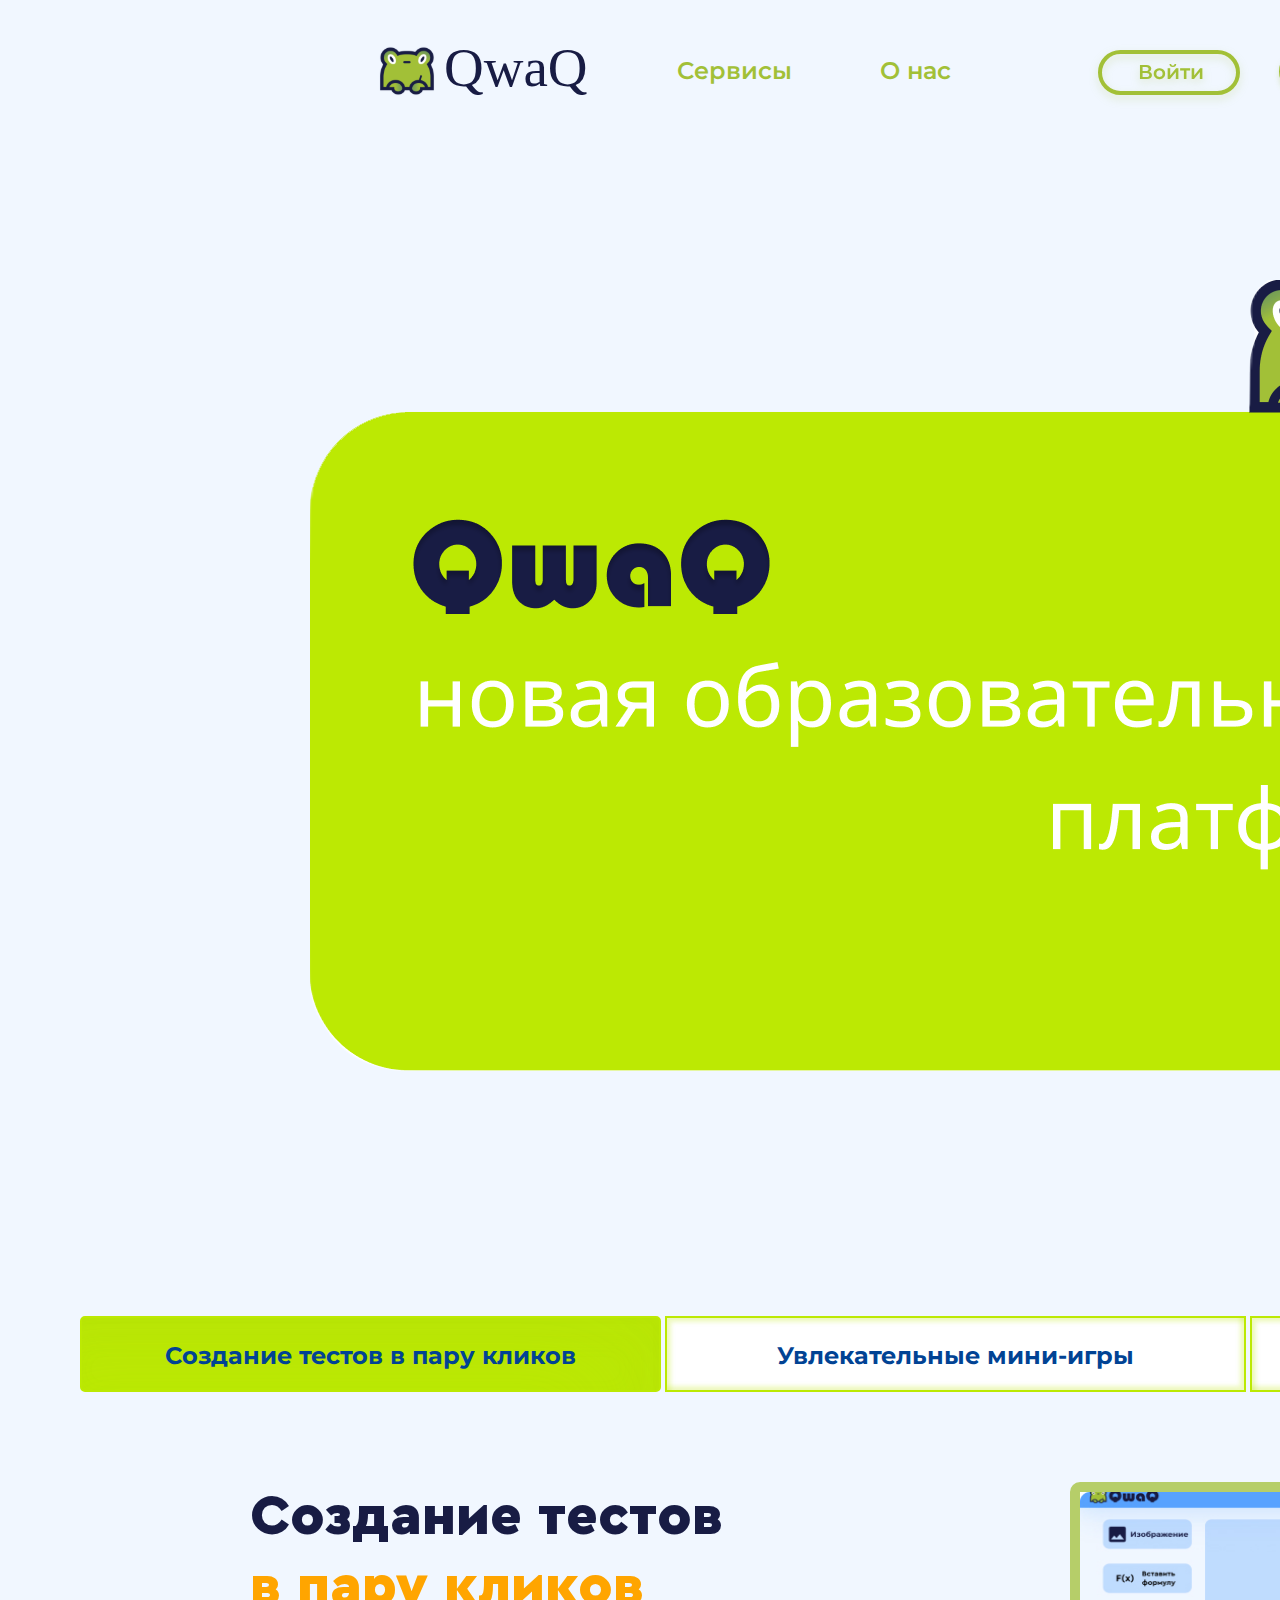
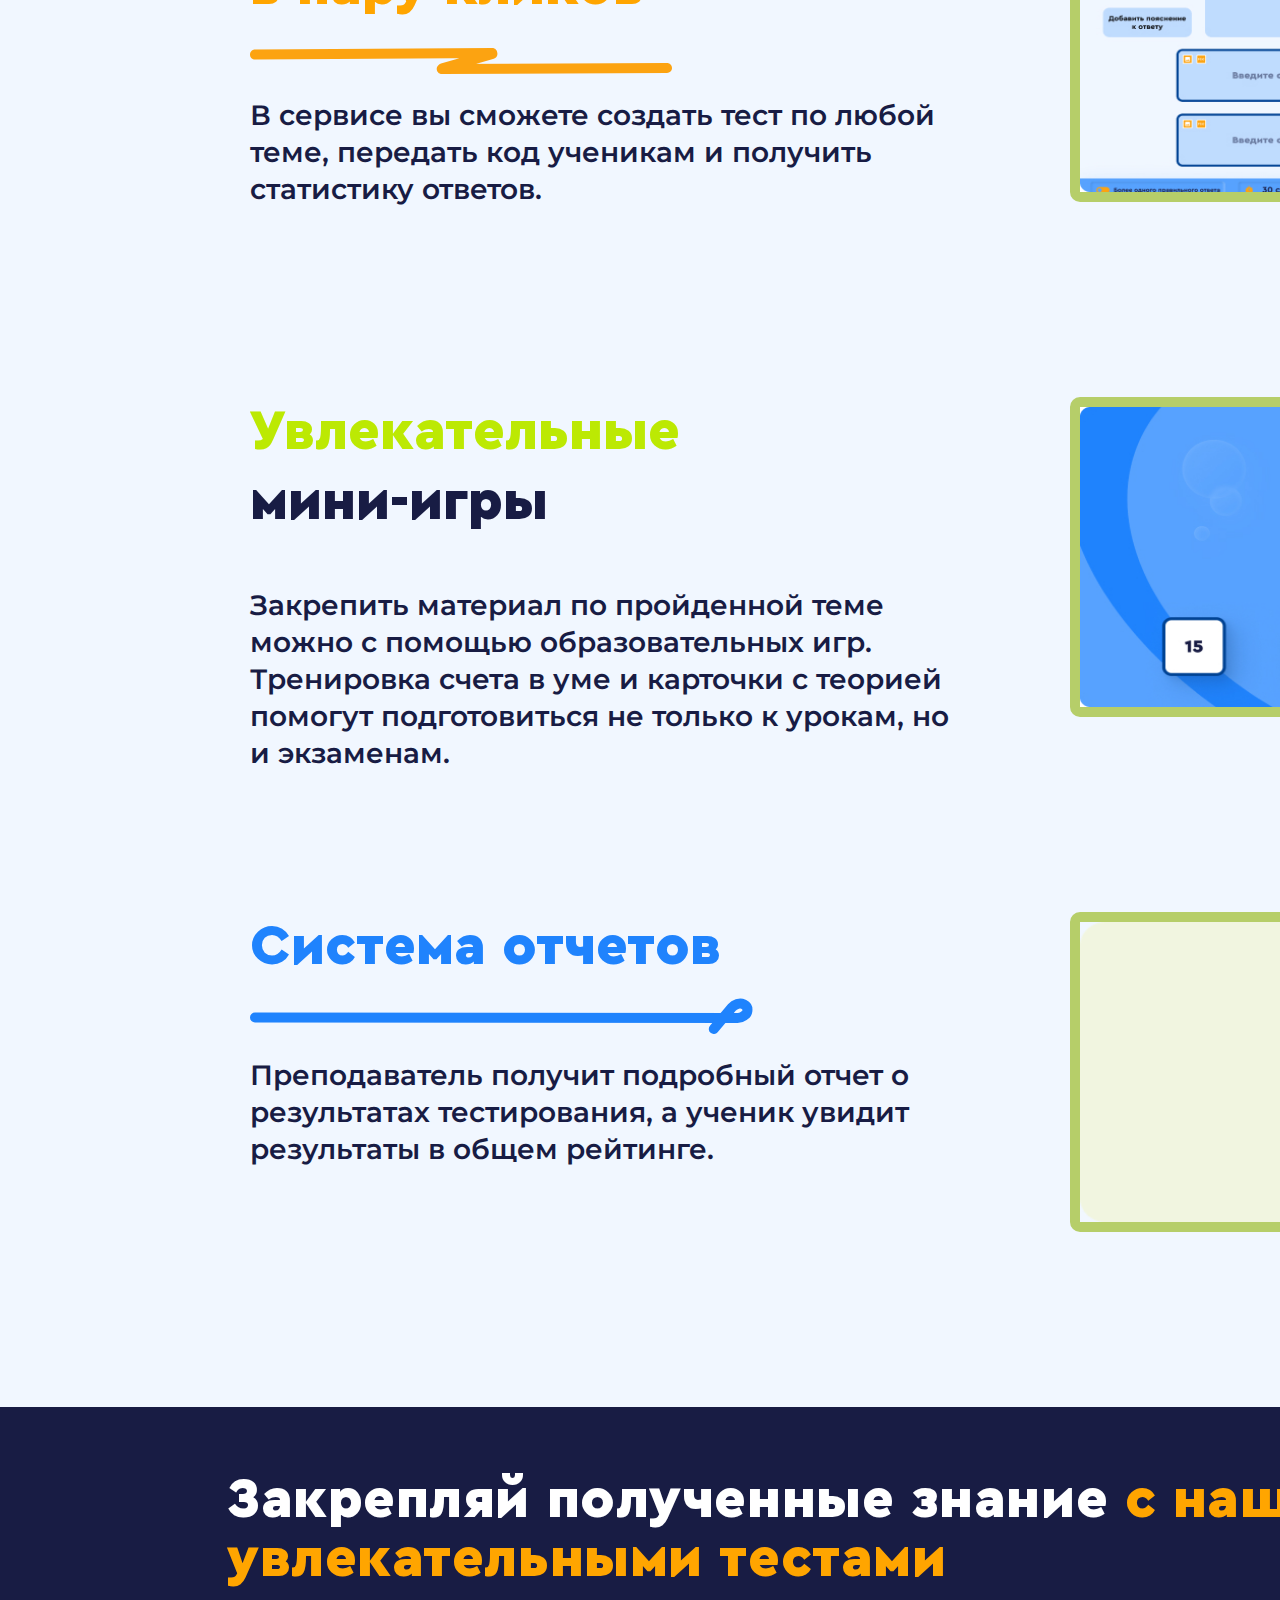
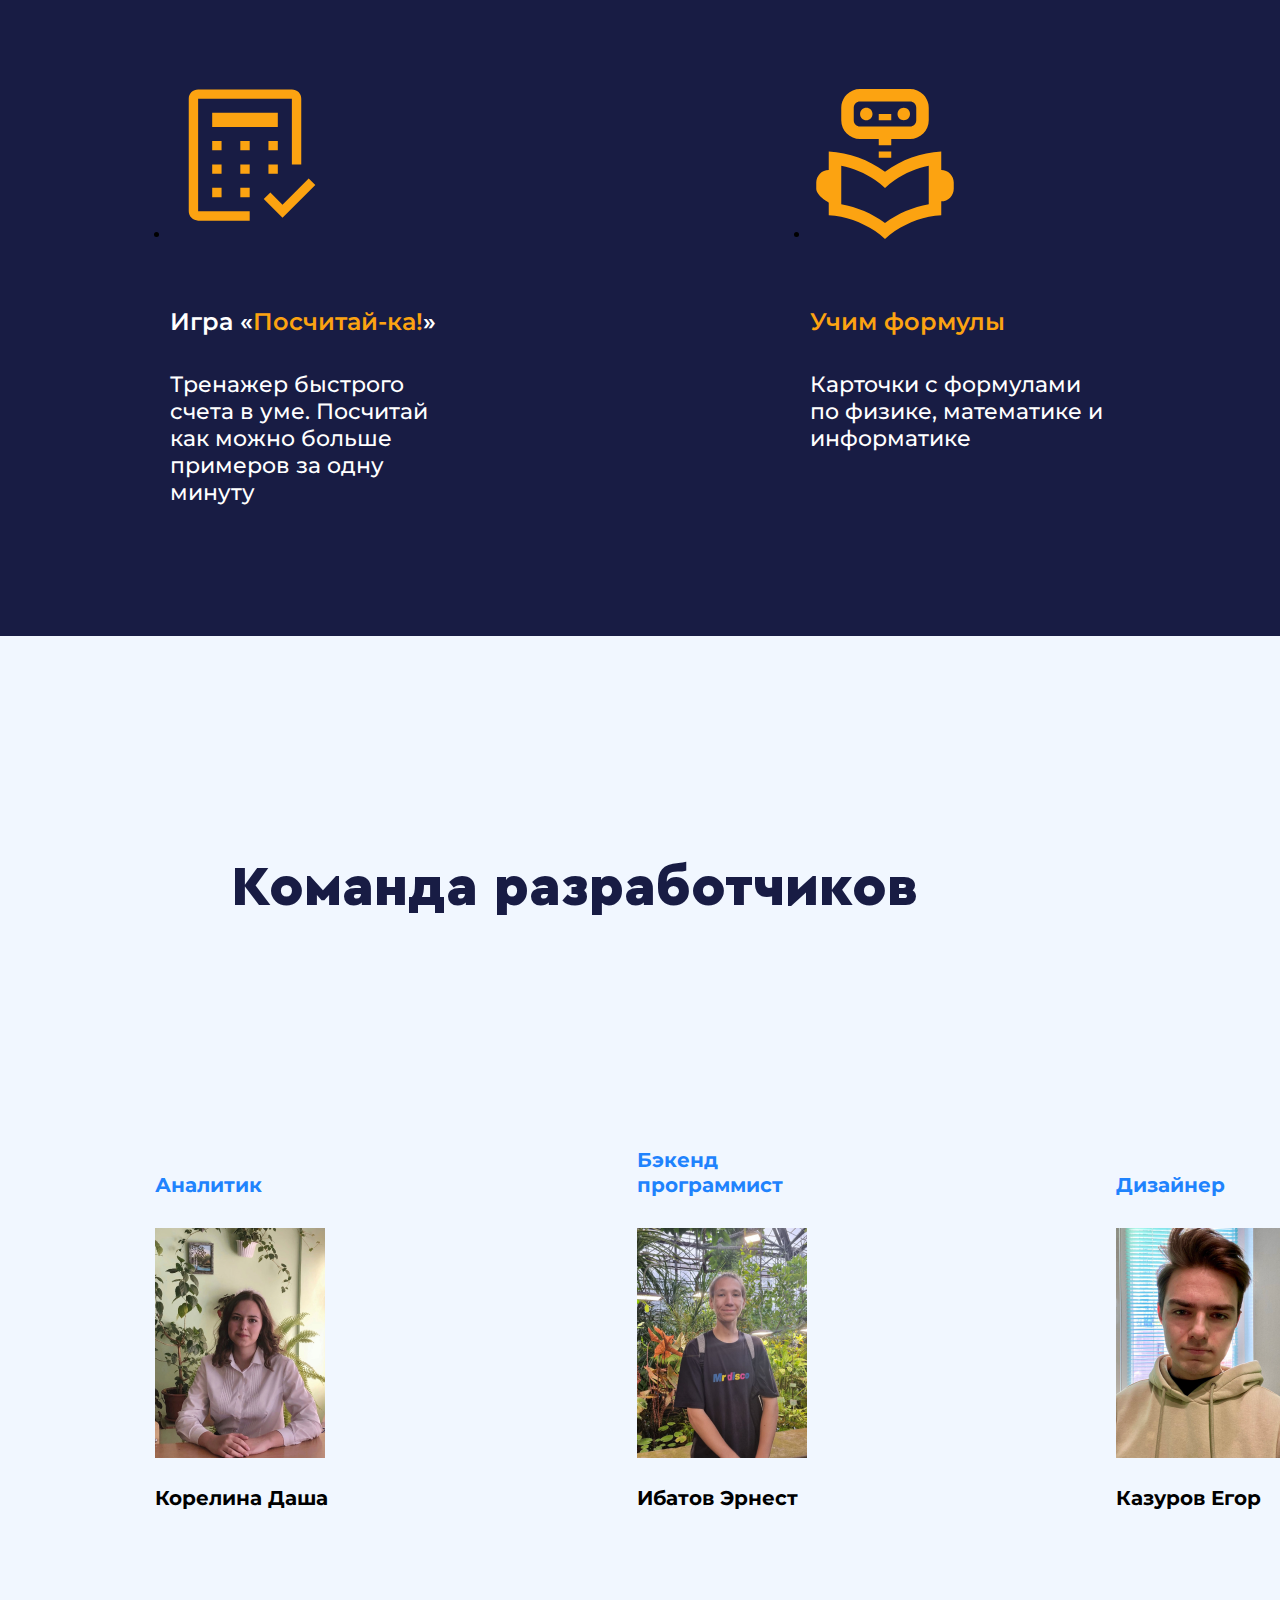
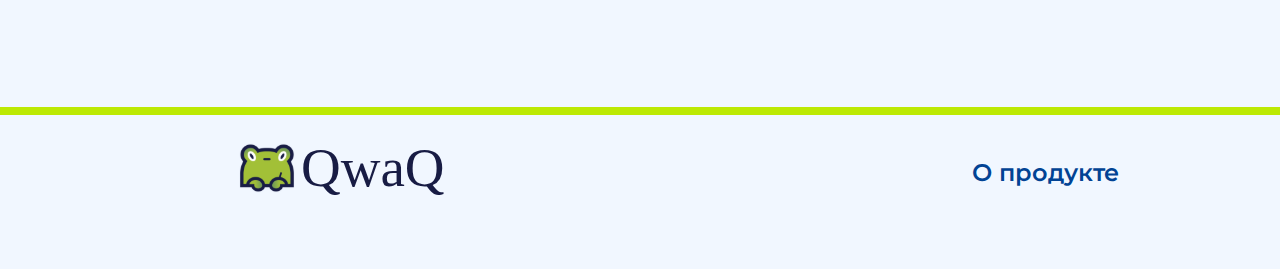
<file: index.html>
<!DOCTYPE html>
<html lang="ru">
  <head>
    <meta charset="utf-8">
    <title>QwaQ</title>
    <link rel="stylesheet" href="index.css">
    <link rel="preconnect" href="https://fonts.googleapis.com">
    <link rel="preconnect" href="https://fonts.gstatic.com" crossorigin>
    <link href="https://fonts.googleapis.com/css2?family=Montserrat:ital,wght@0,100;0,200;0,300;0,400;0,500;0,600;0,700;0,800;0,900;1,100;1,200;1,300;1,400;1,500;1,600;1,700;1,800;1,900&display=swap" rel="stylesheet">
    <link href = "assets/fonts/cera pro/stylesheet.css" rel = "stylesheet">
  </head>
  <body>
    <header>
      <a href="index.html" class="main">
        <img src="assets/images/logo.svg">
        <span class="logo-text">QwaQ</span>
      </a>
      <nav>
        <a href="" class="services">Сервисы</a>
        <a href="" class="about-us">О нас</a>
        <a href="authorization.html" class="log-in">Войти</a>
        <a href="registration.html" class="registration">
          <span class="registration-text">Регистрация</span>
        </a>
      </nav>
    </header>
    <main>
      <img src="assets/images/preview.png" alt="Превью" class="preview">
      <section>
        <div class="test-sections">
          <div class="test-section test-section-1">Создание тестов в пару кликов</div>
          <div class="test-section test-section-2">Увлекательные мини-игры</div>
          <div class="test-section test-section-3">Система отчетов</div>
        </div>
        <div class="demonstrations">
          <div class="demonstration demonstration-1">
            <span class="org">Создание тестов<br>
              <span class="alt">в пару кликов</span>
              <img src="assets/icons/underline_wave.svg" alt="">
            <p class="add-text">
              В сервисе вы сможете создать тест по любой теме, передать код ученикам и получить статистику ответов.
            </p></span>
            <img class="demo-img" src="assets/images/demo_img_1.jpg" alt="">
          </div>
          <div class="demonstration demonstration-2">
            <span class="org"><span class="alt">Увлекательные</span><br>
              мини-игры
              <p class="add-text">
                Закрепить материал по пройденной теме можно с помощью образовательных игр. 
                Тренировка счета в уме и карточки с теорией помогут подготовиться не только к урокам, но и экзаменам. 
              </p></span>
            <img class="demo-img" src="assets/images/demo_img_2.jpg" alt="">
          </div>
          <div class="demonstration demonstration-3">
            <span class="org"><span class="alt">Система отчетов</span>
            <img src="assets/icons/underline_rope.svg" alt="">
            <p class="add-text">
              Преподаватель получит подробный отчет о результатах тестирования, 
              а ученик увидит результаты в общем рейтинге.
            </p></span>
            <img class="demo-img" src="assets/images/placeholder.png" alt="">
          </div>
        </div>
      </section>
      <section class="tests">
        <h2 class="tests-text">Закрепляй полученные знание <span>с нашими<br> увлекательными тестами</span></h2>
        <ul class="tests-information">
          <li class="test-1">
            <div>
              <img src="assets/icons/calculator.svg" alt="">
              <h3>Игра &laquo<span>Посчитай-ка!</span>&raquo</h3>
              <p>Тренажер быстрого счета в уме. Посчитай как можно больше примеров за одну минуту</p>
            </div>
          </li>
          <li class="test-2">
            <div>
              <img src="assets/icons/robot.svg" alt="">
              <h3><span>Учим формулы</span></h3>
              <p>Карточки с формулами по физике, математике и информатике</p>
            </div>
          </li>
          <li class="test-3">
            <div>
              <img src="assets/icons/sms.svg" alt="">
              <h3>Игра &laquo<span>English quest</span>&raquo</h3>
              <p>Помоги детективу разрешить таинственные случаи и объяснить полиции версию произошедшего</p>
            </div>
          </li>
        </ul>
      </section>
      <section class="about-team">
        <h2>Команда разработчиков</h2>
        <ul>
          <li class="team-member team-member-1">
            <p><br></p>
            <p class="role role-1">Аналитик</p>
            <img src="assets/images/analyst.png" alt="">
            <p><br></p>
            <p class="name name-1">Корелина Даша</p>
          </li>
          <li class="team-member team-member-2">
            <p class="role role-2">Бэкенд<br>программист</p>
            <img src="assets/images/backend.png" alt="">
            <p><br></p> 
            <p class="name name-2">Ибатов Эрнест</p>
          </li>
          <li class="team-member team-member-3">
            <p><br></p>
            <p class="role role-3">Дизайнер</p>
            <img src="assets/images/designer.png" alt="">
            <p><br></p>
            <p class="name name-3">Казуров Егор</p>
          </li>
          <li class="team-member team-member-4">
            <p class="role role-4">Фронтенд<br>программист</p>
            <img src="assets/images/fronend.png" alt="">
            <p><br></p>
            <p class="name name-4">Ренёв Глеб</p>
          </li>
        </ul>
      </section>
    </main>
    <footer>
      <img src="assets/images/logo.svg">
      <span class="logo-text">QwaQ</span>
      <a href="">О продукте</a>
      <a href="">Контакты</a>
    </footer>
  </body>
</html>
</file>
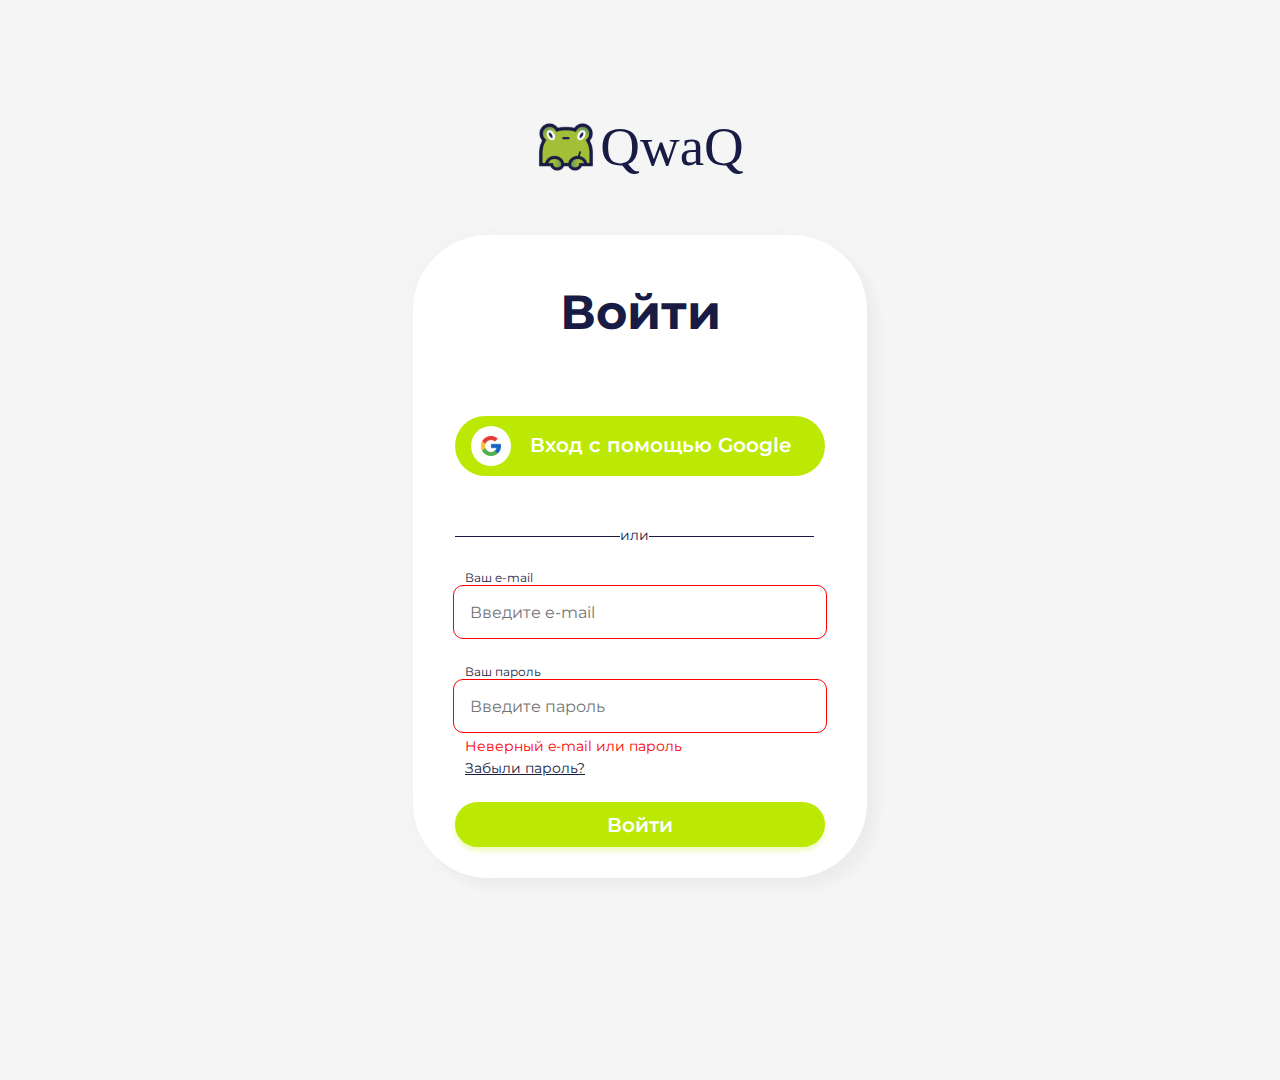
<file: authorization.html>
<!DOCTYPE html>
<html lang="ru">
  <head>
    <meta charset="utf-8">
    <title>Войти</title>
    <link rel="stylesheet" href="authorization.css">
    <link rel="preconnect" href="https://fonts.googleapis.com">
    <link rel="preconnect" href="https://fonts.gstatic.com" crossorigin>
    <link href="https://fonts.googleapis.com/css2?family=Montserrat:ital,wght@0,100;0,200;0,300;0,400;0,500;0,600;0,700;0,800;0,900;1,100;1,200;1,300;1,400;1,500;1,600;1,700;1,800;1,900&display=swap" rel="stylesheet">
    <link href = "assets/fonts/cera pro/stylesheet.css" rel = "stylesheet">
  </head>
  <body>
    <a href="index.html" class="link-to-main-page">
        <img src="assets/images/logo.svg" alt="Лого QwaQ">
        <span>QwaQ</span>
    </a>
    <div class="form">
        <h1>Войти</h1>
        <a href="" class="sign-in-with-google">
            <img src="assets/images/google logo.svg" alt="Лого Google">
            <span>Вход с помощью Google</span>
            <div class="decor-line-or">
                <hr>или<hr>
            </div>
        </a>
        <form action="">
            <fieldset>
                <div class="e-mail-field">
                    <label for="">Ваш e-mail</label>
                    <input type="text" class="wrong-input" placeholder="Введите e-mail">
                </div>
                <div class="password-field">
                    <label for="">Ваш пароль</label>
                    <input type="text" class="wrong-input" placeholder="Введите пароль">
                    <span>Неверный e-mail или пароль</span>
                    <a href="">Забыли пароль?</a>
                </div>
            </fieldset>
            <button type="submit">Войти</button>
        </form>
    </div>
  </body>
</html>
</file>
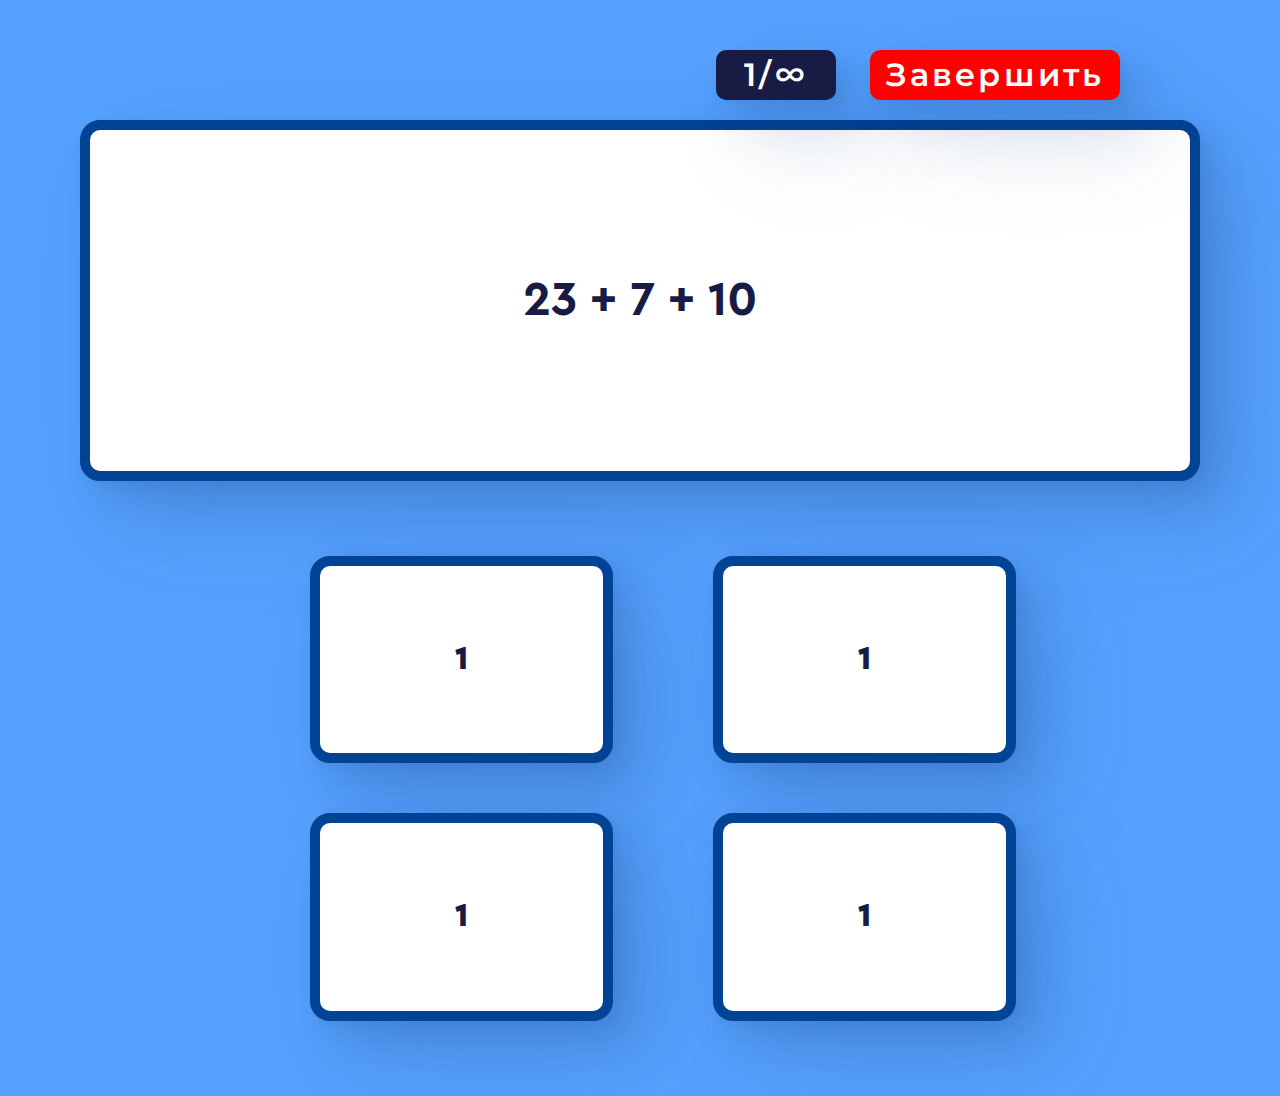
<file: math_test.html>
<!DOCTYPE html>
<html lang="en">
    <head>
        <meta charset="UTF-8">
        <meta http-equiv="X-UA-Compatible" content="IE=edge">
        <meta name="viewport" content="width=device-width, initial-scale=1.0">
        <link rel="stylesheet" href="math_test.css">
        <link href="https://fonts.googleapis.com/css2?family=Montserrat:ital,wght@0,100;0,200;0,300;0,400;0,500;0,600;0,700;0,800;0,900;1,100;1,200;1,300;1,400;1,500;1,600;1,700;1,800;1,900&display=swap" rel="stylesheet">
        <link href = "assets/fonts/cera pro/stylesheet.css" rel = "stylesheet">
        <title>Посчитай-ка!</title>
    </head>
        <body>
            <header>
                <span class="question-counter">1/&#8734</span>
                <span class="finish">Завершить</span>
            </header>
            <div class="question">23 + 7 + 10</div>
            <ul class="answers-block">
                <div class="answer answer-1">1</div>
                <div class="answer answer-2">1</div>
                <div class="answer answer-3">1</div>
                <div class="answer answer-4">1</div>
            </ul>
        </body>
</html>
</file>
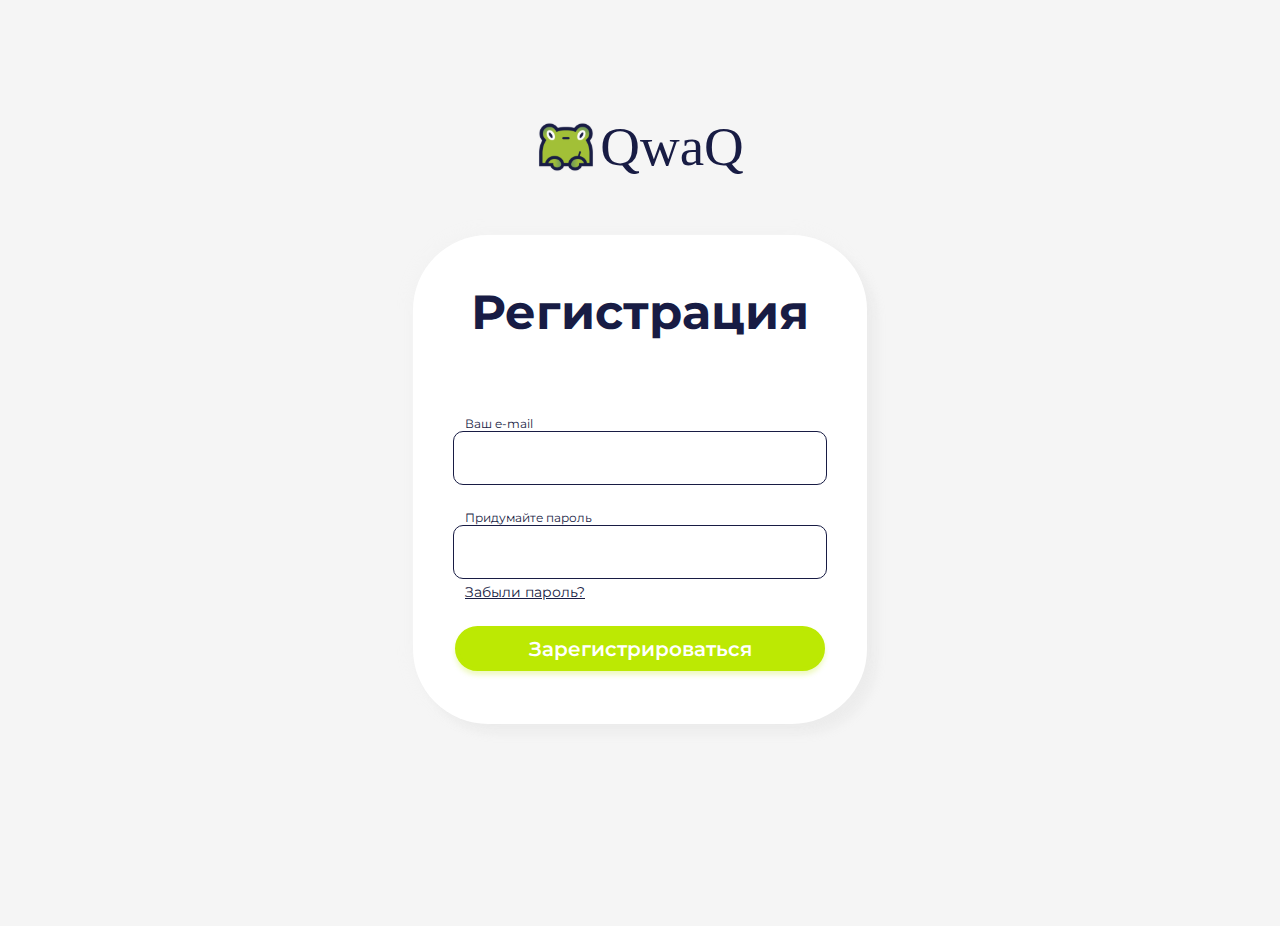
<file: registration.html>
<!DOCTYPE html>
<html lang="ru">
  <head>
    <meta charset="utf-8">
    <title>Регистрация</title>
    <link rel="stylesheet" href="registration.css">
    <link rel="preconnect" href="https://fonts.googleapis.com">
    <link rel="preconnect" href="https://fonts.gstatic.com" crossorigin>
    <link href="https://fonts.googleapis.com/css2?family=Montserrat:ital,wght@0,100;0,200;0,300;0,400;0,500;0,600;0,700;0,800;0,900;1,100;1,200;1,300;1,400;1,500;1,600;1,700;1,800;1,900&display=swap" rel="stylesheet">
    <link href = "assets/fonts/cera pro/stylesheet.css" rel = "stylesheet">
  </head>
  <body>
    <a href="index.html" class="link-to-main-page">
        <img src="assets/images/logo.svg" alt="Лого QwaQ">
        <span>QwaQ</span>
    </a>
    <div class="form">
        <h1>Регистрация</h1>
        <a href="" class="sign-in-with-google">
            <img src="assets/images/google logo.svg" alt="Лого Google">
            <span>Вход с помощью Google</span>
            <div class="decor-line-or">
                <hr>или<hr>
            </div>
        </a>
        <form action="">
            <fieldset>
                <div class="e-mail-field">
                    <label for="">Ваш e-mail</label>
                    <input type="text">
                </div>
                <div class="password-field">
                    <label for="">Придумайте пароль</label>
                    <input type="text">
                    <a href="">Забыли пароль?</a>
                </div>
            </fieldset>
            <button type="submit">Зарегистрироваться</button>
        </form>
    </div>
  </body>
</html>
</file>
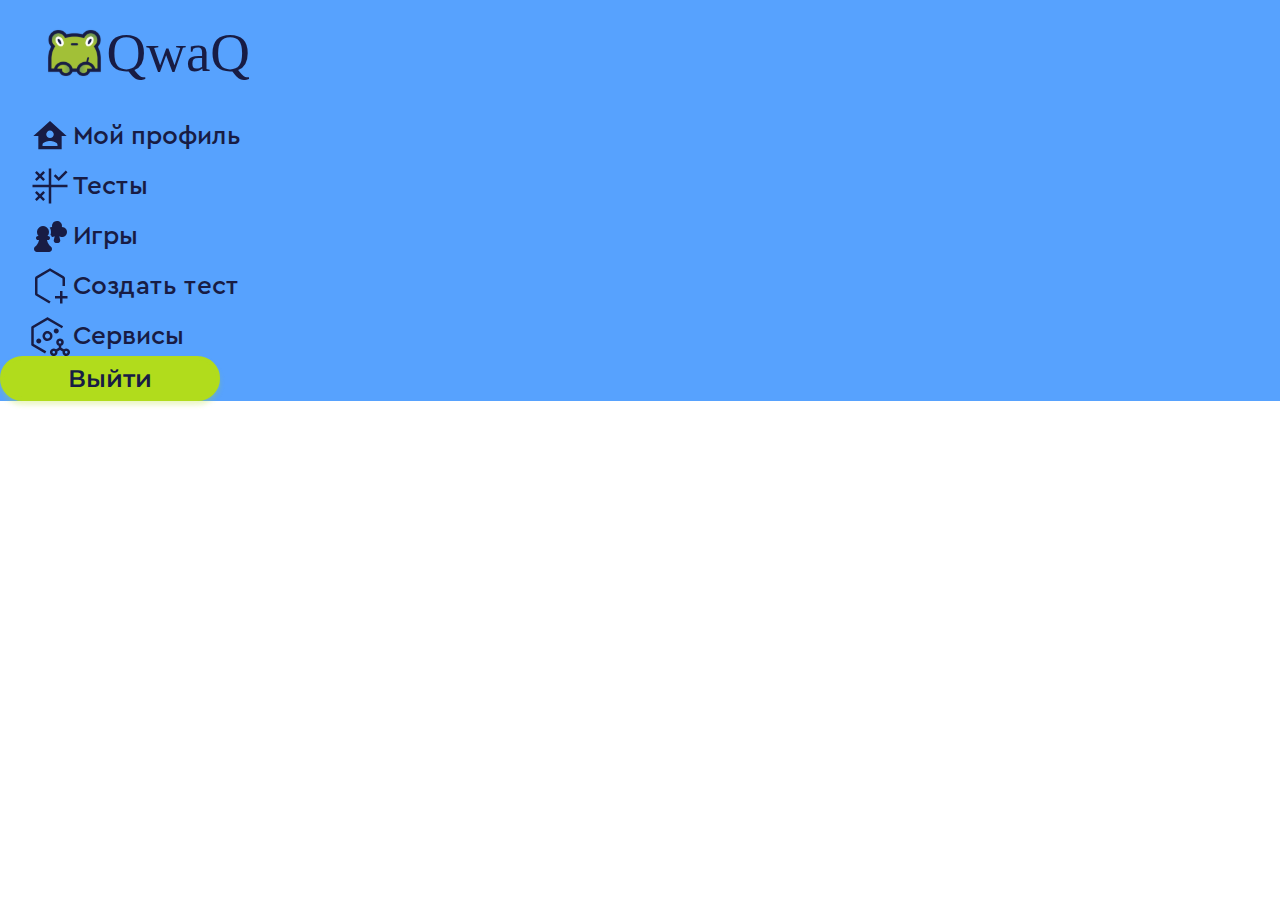
<file: user_page.html>
<!DOCTYPE html>
<html lang="ru">
  <head>
    <meta charset="utf-8">
    <title></title>
    <link rel="stylesheet" href="user_page.css">
    <link rel="preconnect" href="https://fonts.googleapis.com">
    <link href="https://fonts.googleapis.com/css2?family=Montserrat:ital,wght@0,100;0,200;0,300;0,400;0,500;0,600;0,700;0,800;0,900;1,100;1,200;1,300;1,400;1,500;1,600;1,700;1,800;1,900&display=swap" rel="stylesheet">
    <link href = "assets/fonts/cera pro/stylesheet.css" rel = "stylesheet">
  </head>
  <body>
    <aside>
        <a href="index.html" class="logo">
            <img src="assets/images/logo.svg" alt="">
            <p>QwaQ</p>
        </a>
        <nav>
            <ul>
                <li>
                    <button>
                        <img src="assets/icons/house.svg" alt="">
                        <p>Мой профиль</p>
                    </button>
                </li>
                <li>
                    <button>
                        <img src="assets/icons/test.svg" alt="">
                        <p>Тесты</p>
                    </button>
                </li>
                <li>
                    <button>
                        <img src="assets/icons/chess_figures.svg" alt="">
                        <p>Игры</p>
                    </button>
                </li>
                <li>
                    <button>
                        <img src="assets/icons/create_test.svg" alt="">
                        <p>Создать тест</p>
                    </button>
                </li>
                <li>
                    <button>
                        <img src="assets/icons/services.svg" alt="">
                        <p>Сервисы</p>
                    </button>
                </li>
            </ul>
        </nav>
        <button class="log-out">Выйти</button>
    </aside>
    <div class="main-page">

    </div>
  </body>
</html>
</file>
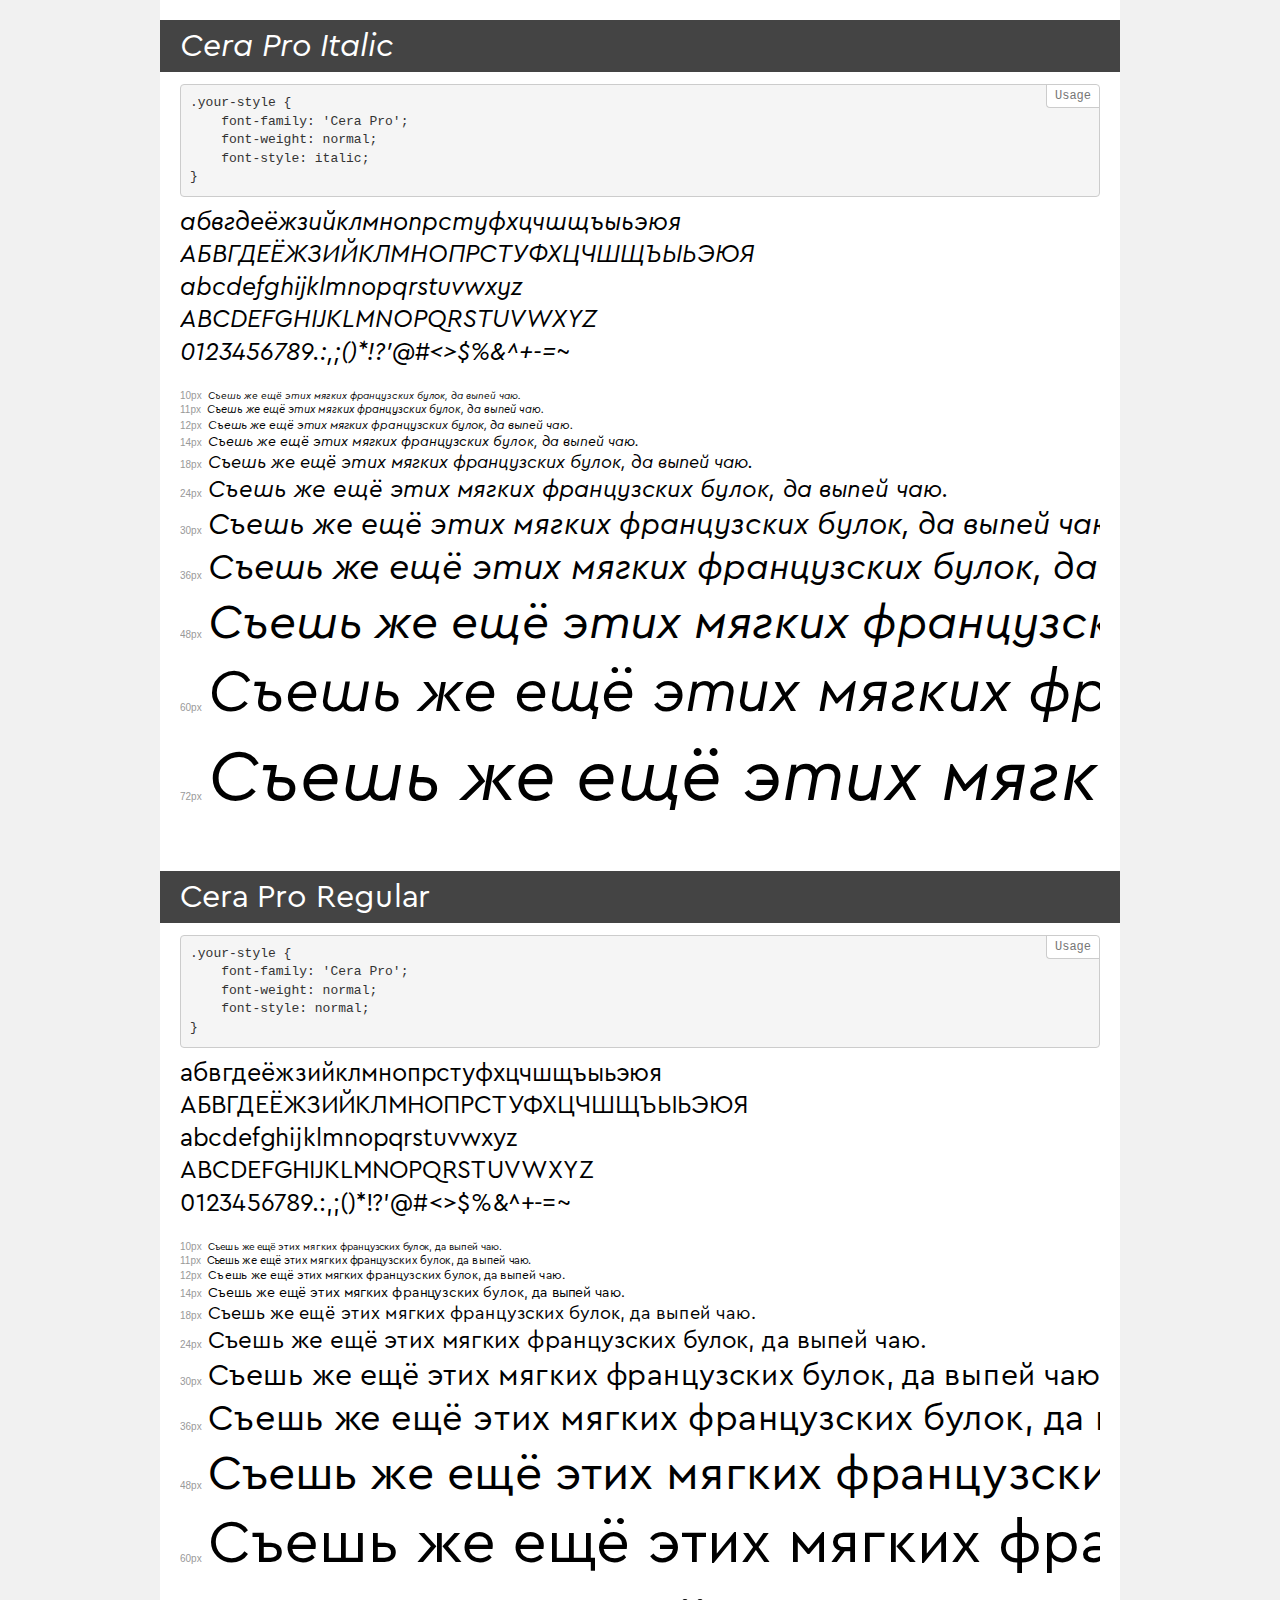
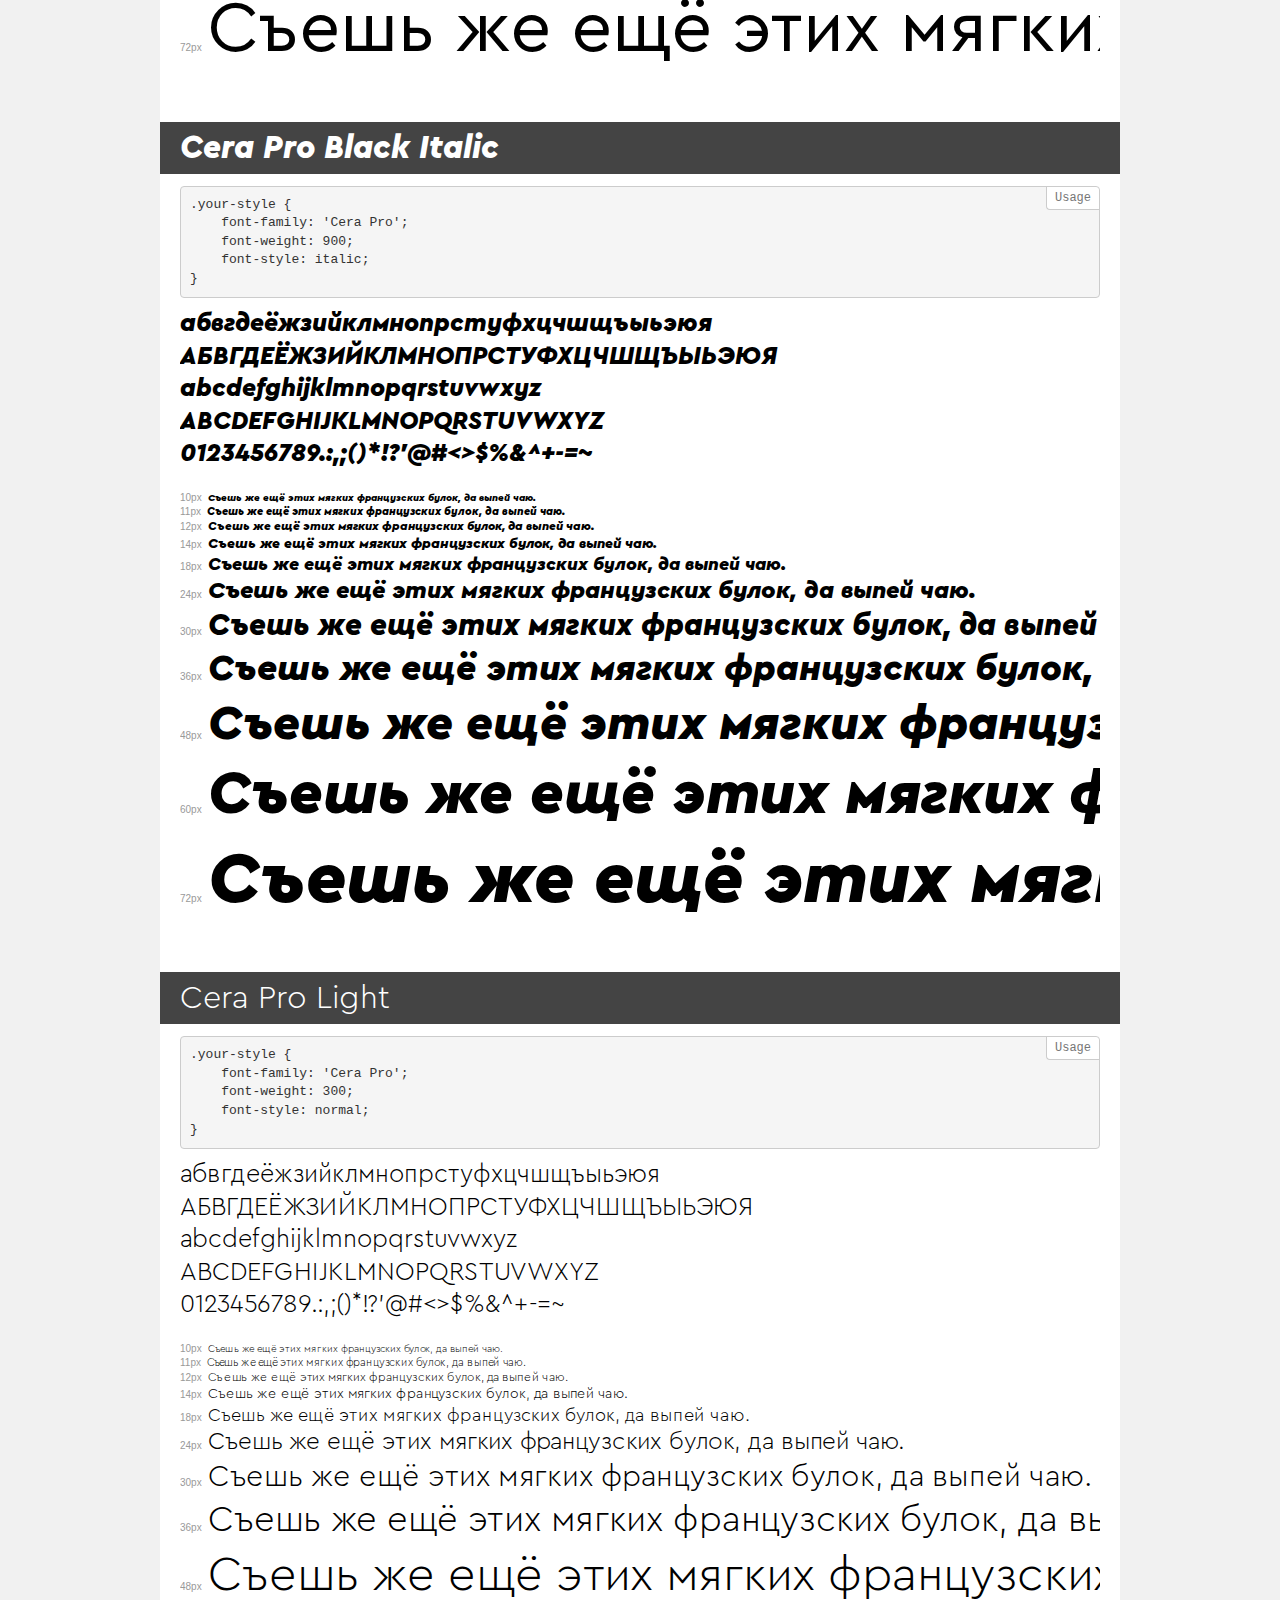
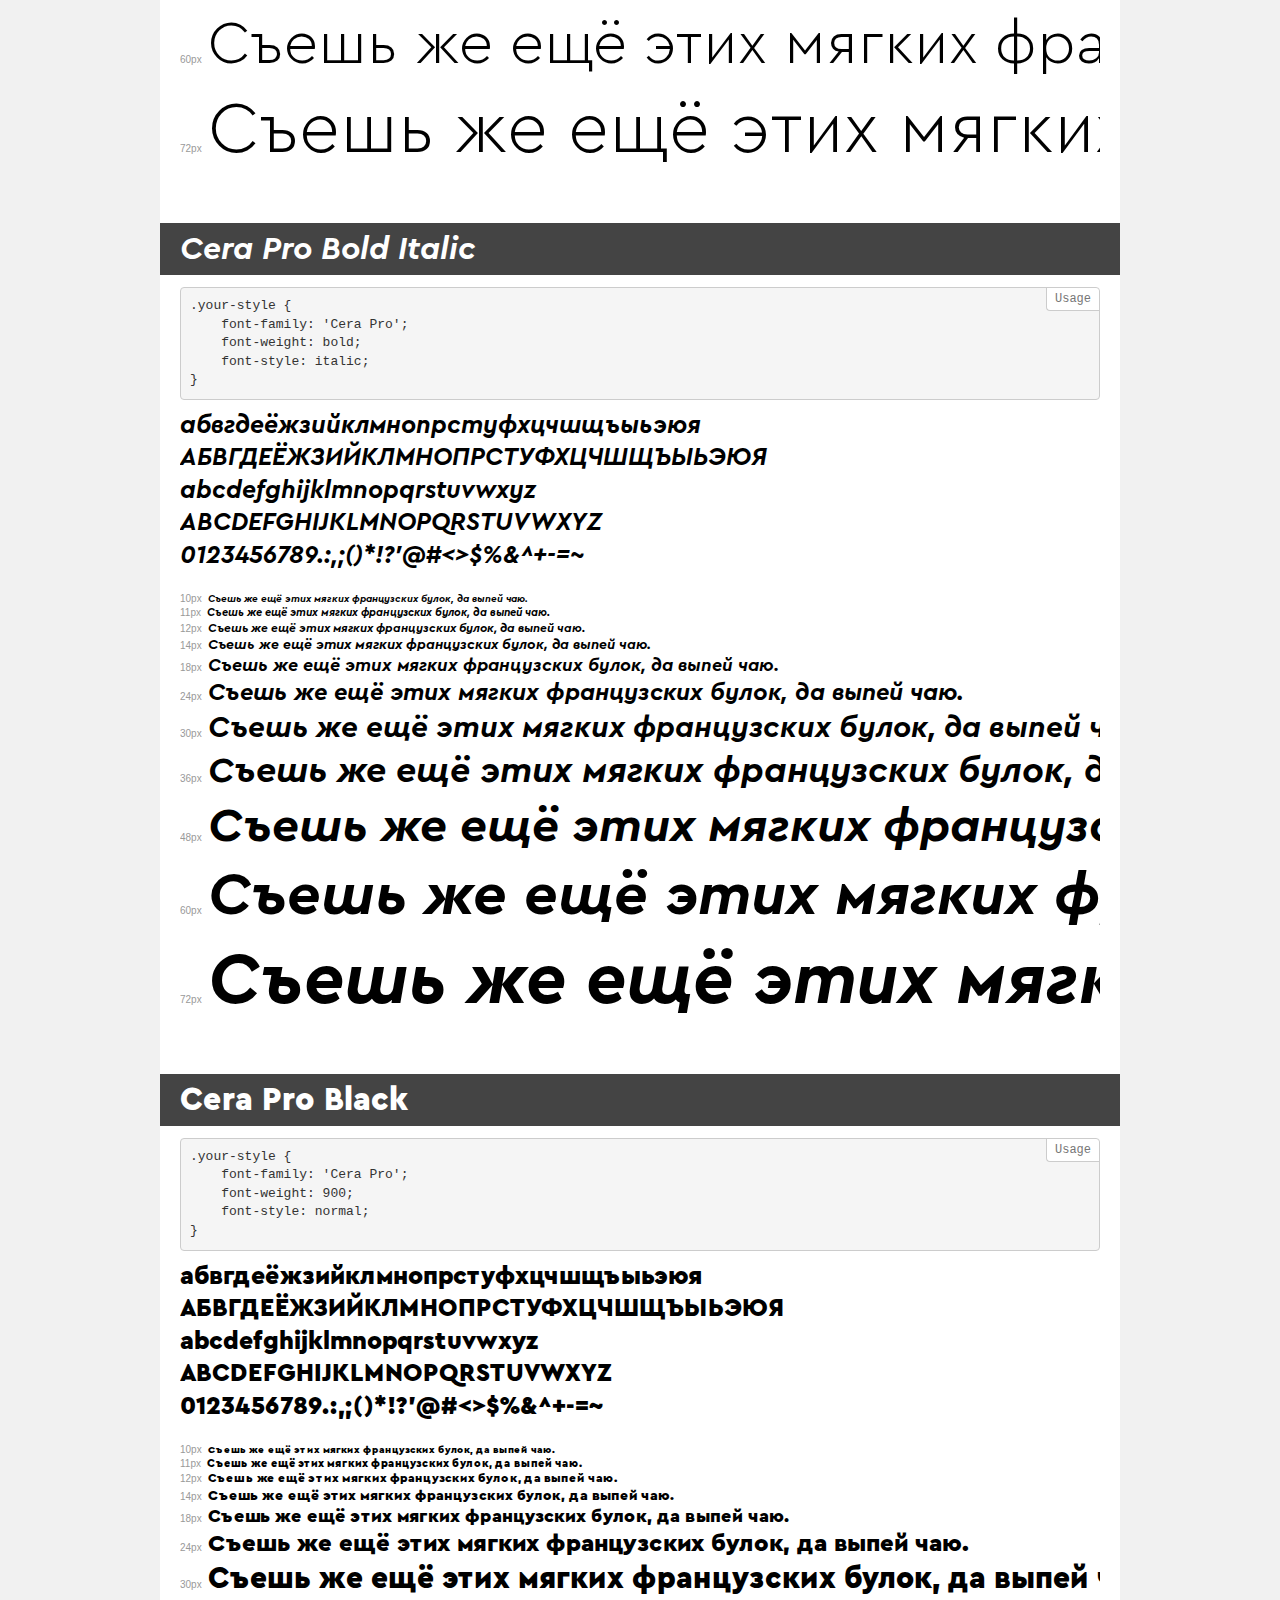
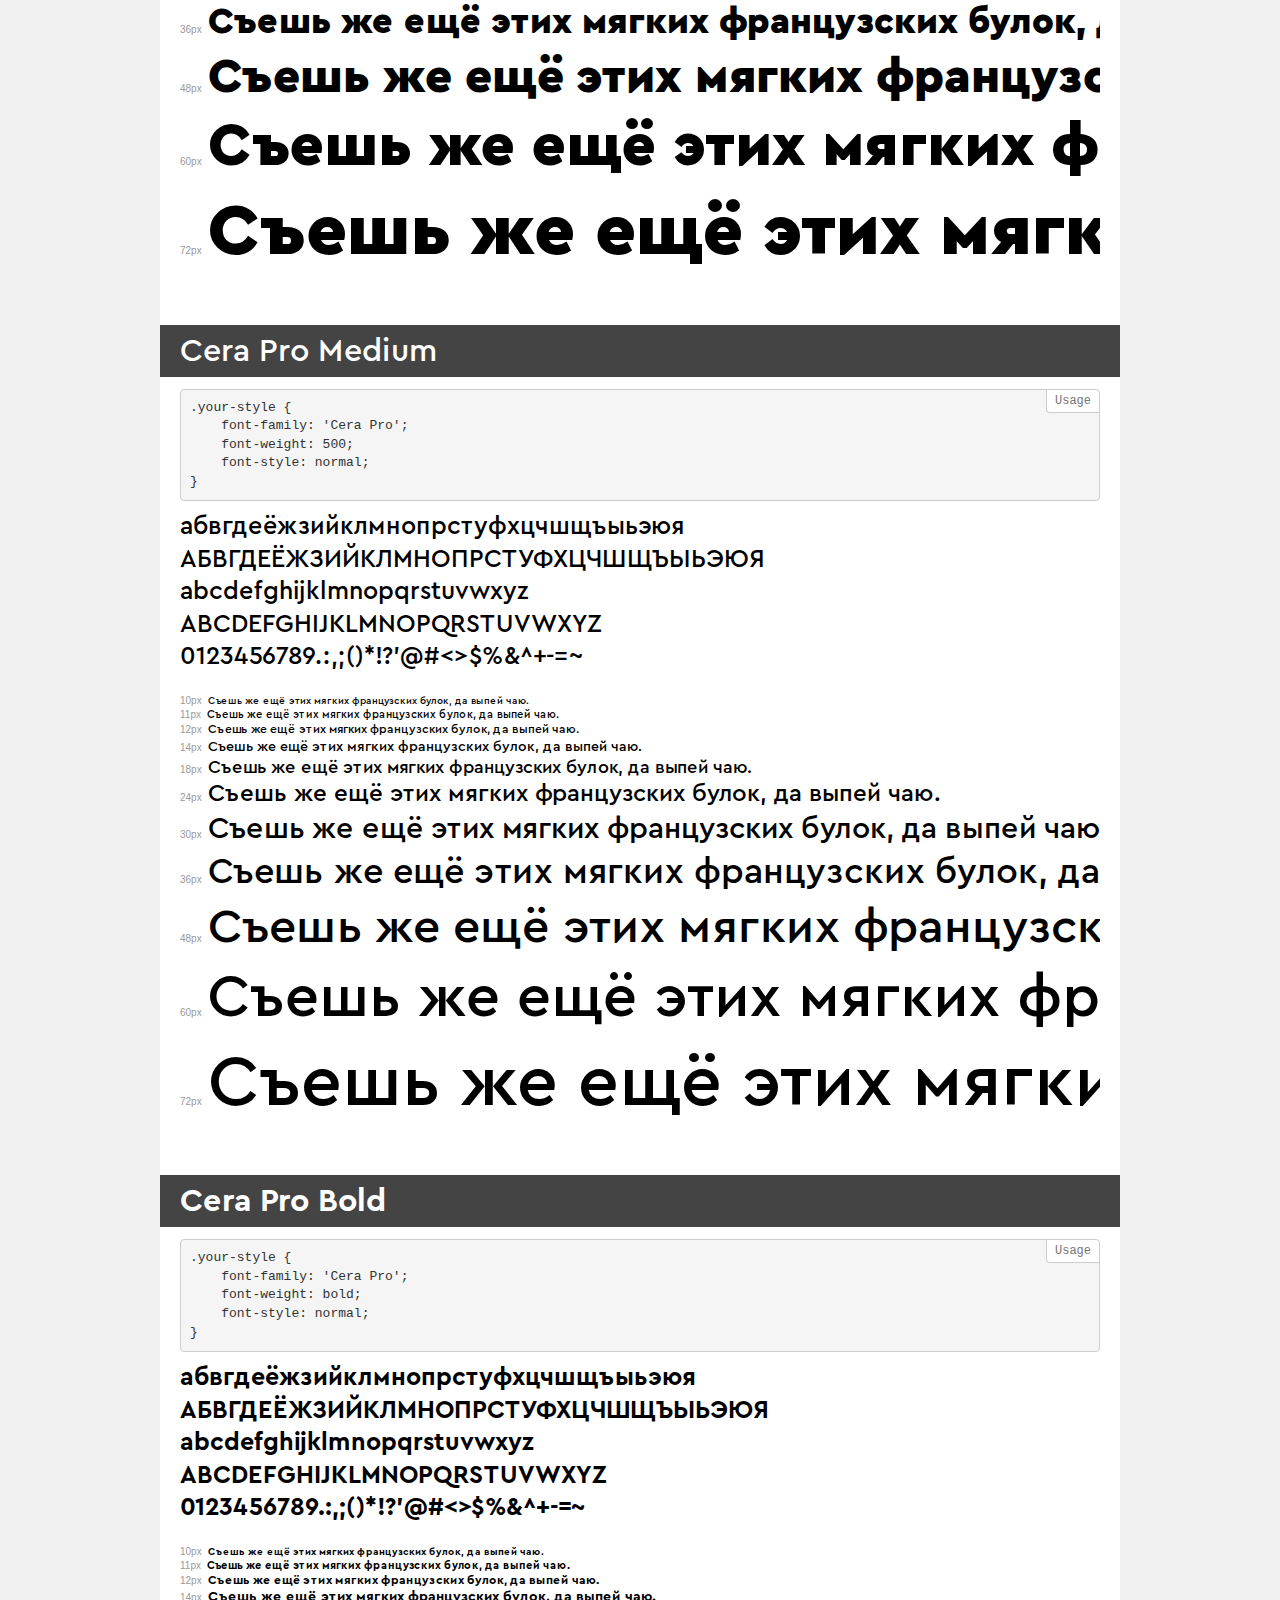
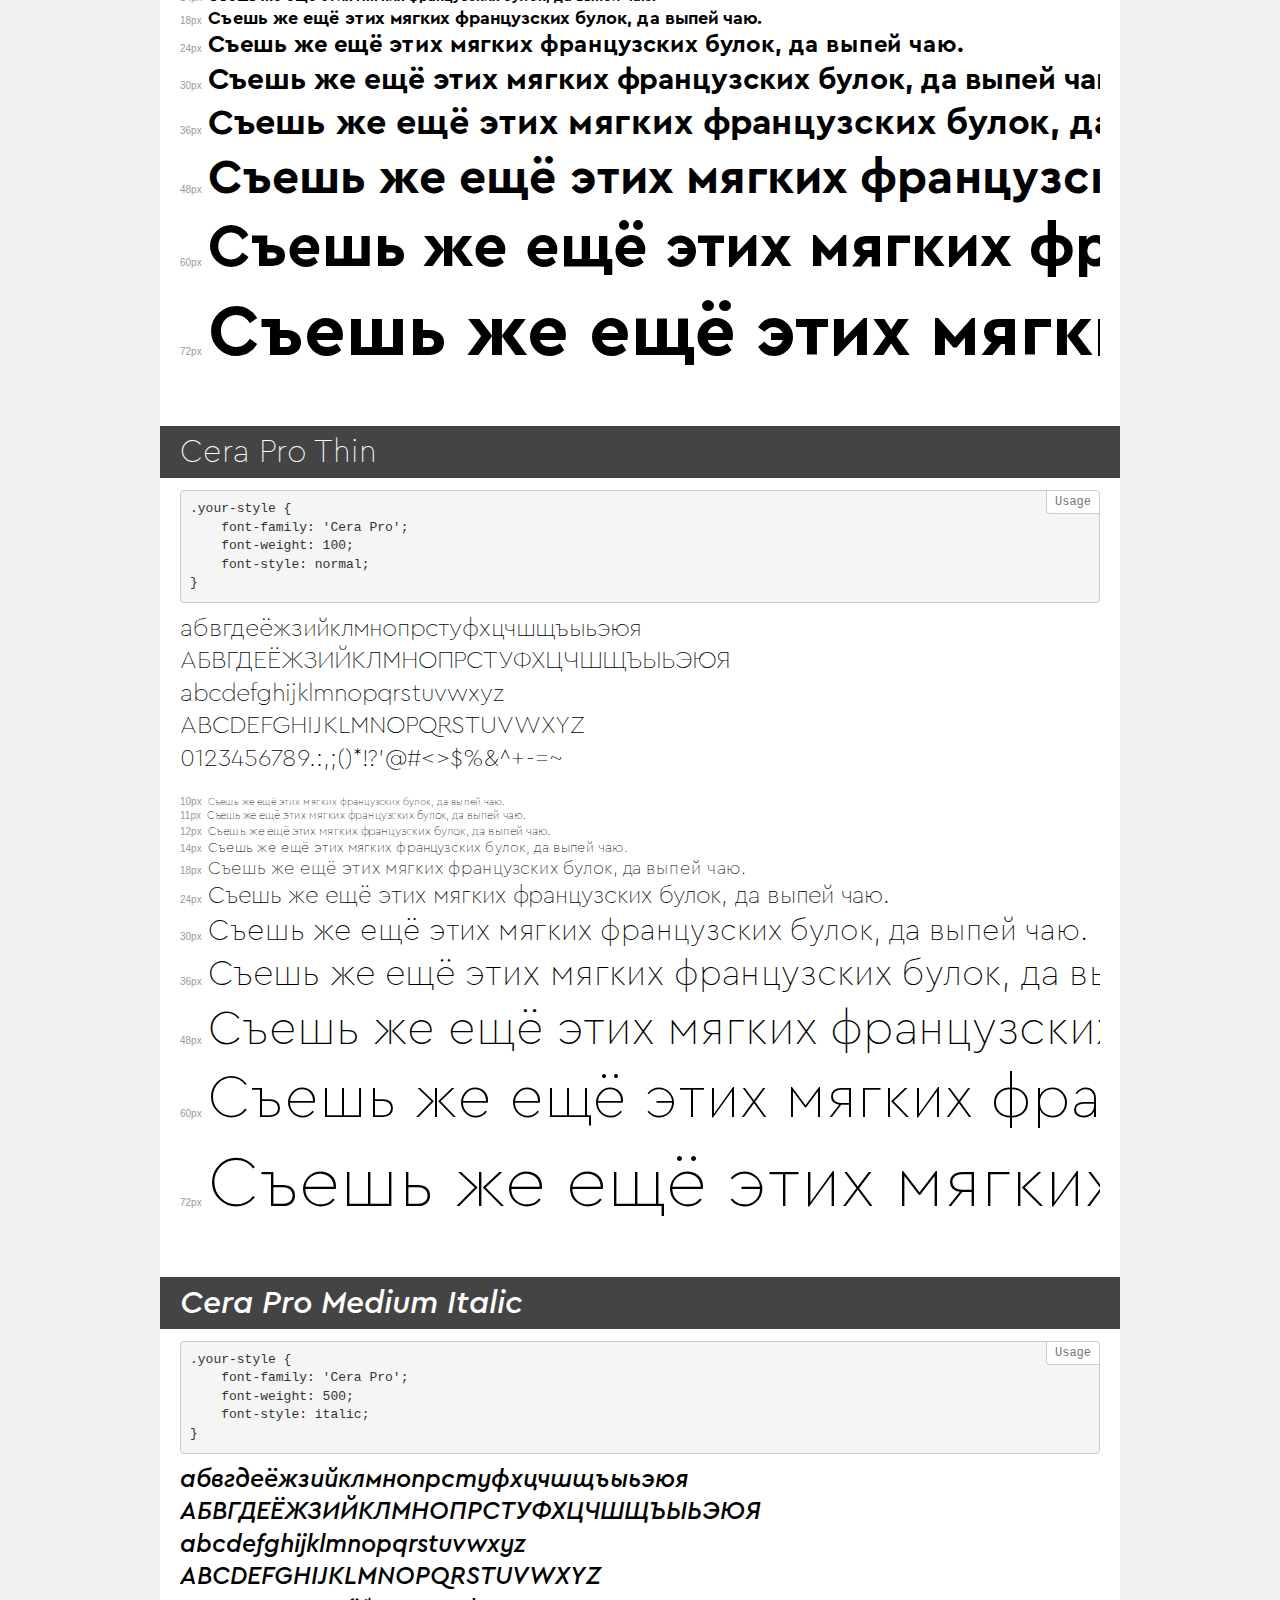
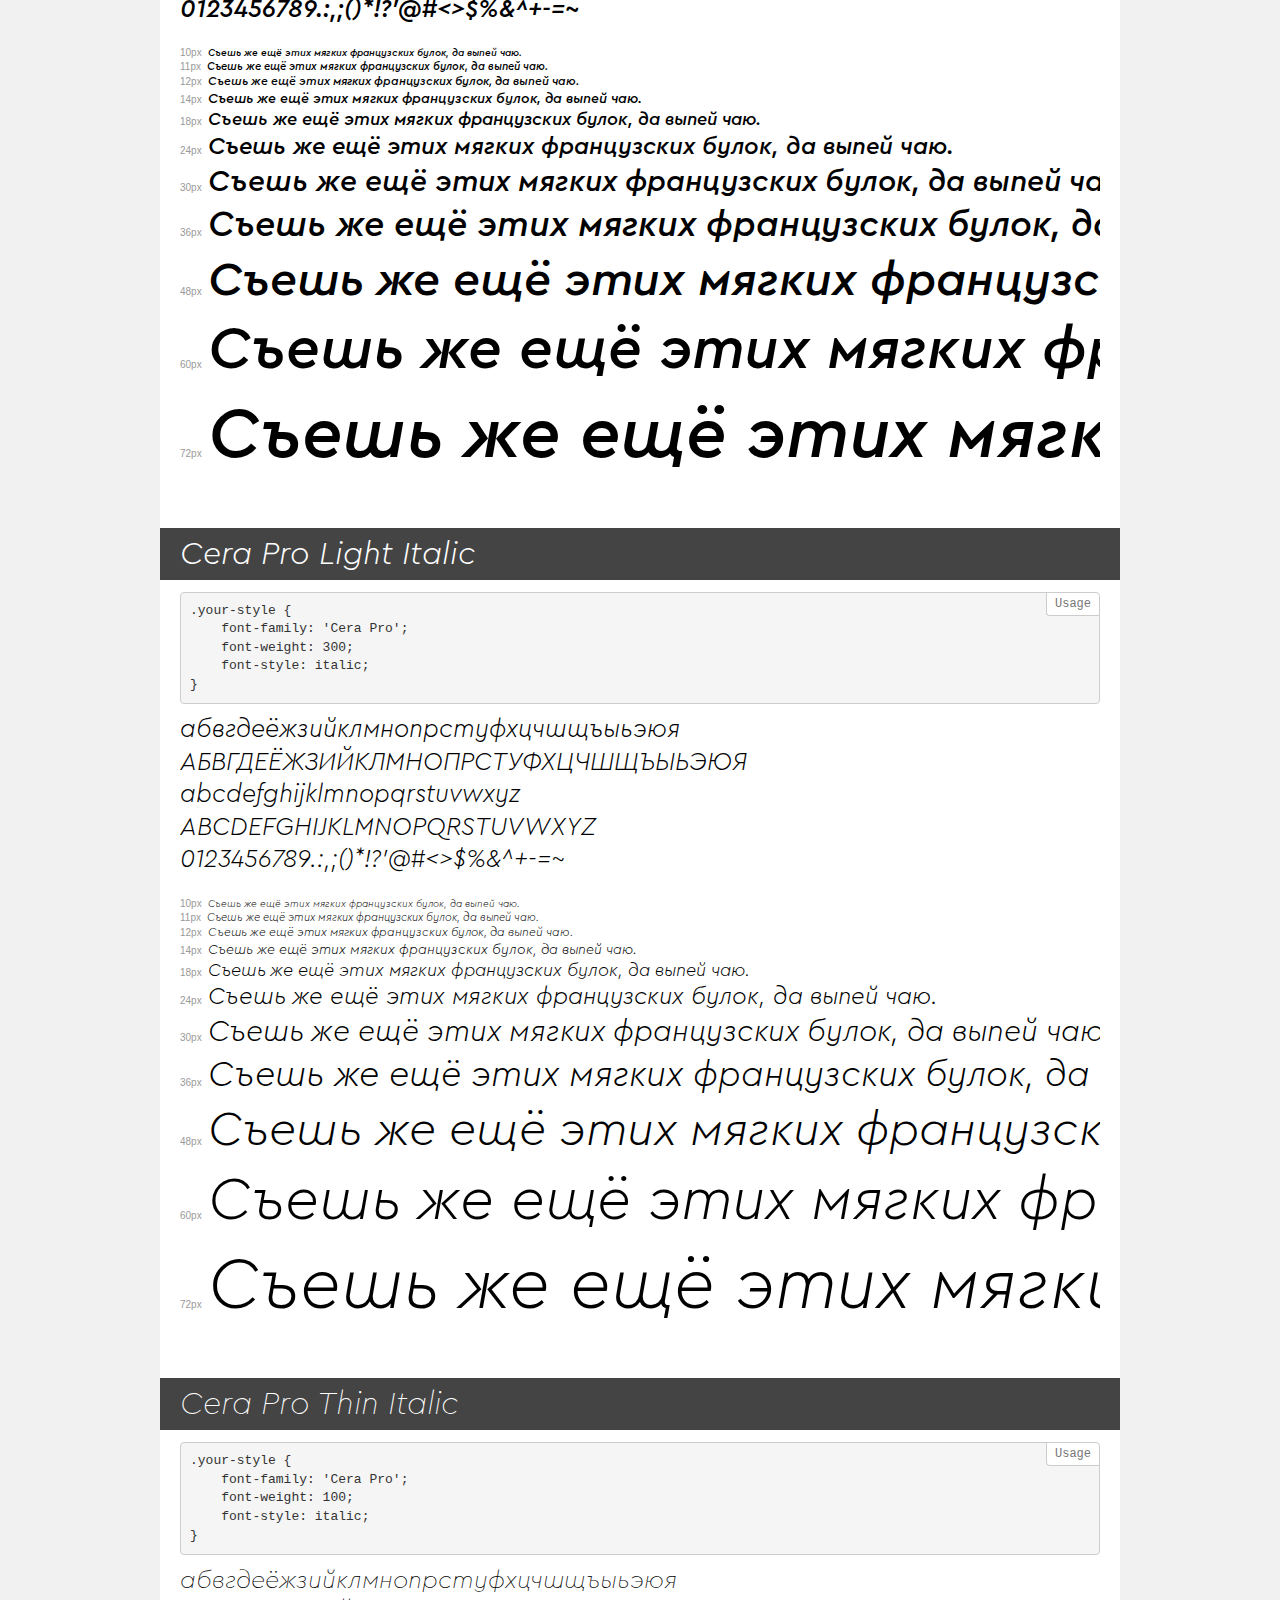
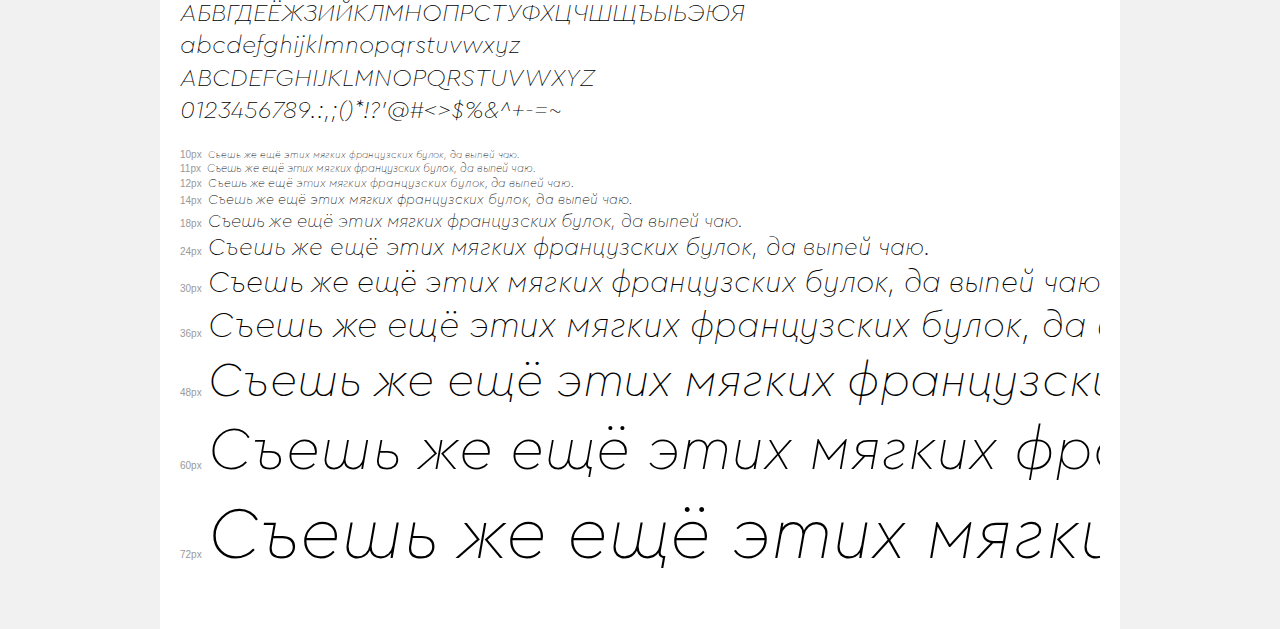
<file: assets/fonts/cera pro/demo.html>
<!DOCTYPE html>
<html>
<head>
    <meta charset="utf-8">
    <meta http-equiv="X-UA-Compatible" content="IE=edge">
    <meta name="viewport" content="width=device-width, initial-scale=1">
    <meta name="robots" content="noindex, noarchive">
    <meta name="format-detection" content="telephone=no">
    <title>Transfonter demo</title>
    <link href="stylesheet.css" rel="stylesheet">
    <style>
        /*
        http://meyerweb.com/eric/tools/css/reset/
        v2.0 | 20110126
        License: none (public domain)
        */
        html, body, div, span, applet, object, iframe,
        h1, h2, h3, h4, h5, h6, p, blockquote, pre,
        a, abbr, acronym, address, big, cite, code,
        del, dfn, em, img, ins, kbd, q, s, samp,
        small, strike, strong, sub, sup, tt, var,
        b, u, i, center,
        dl, dt, dd, ol, ul, li,
        fieldset, form, label, legend,
        table, caption, tbody, tfoot, thead, tr, th, td,
        article, aside, canvas, details, embed,
        figure, figcaption, footer, header, hgroup,
        menu, nav, output, ruby, section, summary,
        time, mark, audio, video {
            margin: 0;
            padding: 0;
            border: 0;
            font-size: 100%;
            font: inherit;
            vertical-align: baseline;
        }
        /* HTML5 display-role reset for older browsers */
        article, aside, details, figcaption, figure,
        footer, header, hgroup, menu, nav, section {
            display: block;
        }
        body {
            line-height: 1;
        }
        ol, ul {
            list-style: none;
        }
        blockquote, q {
            quotes: none;
        }
        blockquote:before, blockquote:after,
        q:before, q:after {
            content: '';
            content: none;
        }
        table {
            border-collapse: collapse;
            border-spacing: 0;
        }
        /* common styles */
        body {
            background: #f1f1f1;
            color: #000;
        }
        .page {
            background: #fff;
            width: 920px;
            margin: 0 auto;
            padding: 20px 20px 0 20px;
            overflow: hidden;
        }
        .font-container {
            overflow-x: auto;
            overflow-y: hidden;
            margin-bottom: 40px;
            line-height: 1.3;
            white-space: nowrap;
            padding-bottom: 5px;
        }
        h1 {
            position: relative;
            background: #444;
            font-size: 32px;
            color: #fff;
            padding: 10px 20px;
            margin: 0 -20px 12px -20px;
        }
        .letters {
            font-size: 25px;
            margin-bottom: 20px;
        }
        .s10:before {
            content: '10px';
        }
        .s11:before {
            content: '11px';
        }
        .s12:before {
            content: '12px';
        }
        .s14:before {
            content: '14px';
        }
        .s18:before {
            content: '18px';
        }
        .s24:before {
            content: '24px';
        }
        .s30:before {
            content: '30px';
        }
        .s36:before {
            content: '36px';
        }
        .s48:before {
            content: '48px';
        }
        .s60:before {
            content: '60px';
        }
        .s72:before {
            content: '72px';
        }
        .s10:before, .s11:before, .s12:before, .s14:before,
        .s18:before, .s24:before, .s30:before, .s36:before,
        .s48:before, .s60:before, .s72:before {
            font-family: Arial, sans-serif;
            font-size: 10px;
            font-weight: normal;
            font-style: normal;
            color: #999;
            padding-right: 6px;
        }
        pre {
            display: block;
            position: relative;
            padding: 9px;
            margin: 0 0 10px;
            font-family: Monaco, Menlo, Consolas, "Courier New", monospace !important;
            font-size: 13px;
            line-height: 1.428571429;
            color: #333;
            font-weight: normal !important;
            font-style: normal !important;
            background-color: #f5f5f5;
            border: 1px solid #ccc;
            overflow-x: auto;
            border-radius: 4px;
        }
        pre:after {
            display: block;
            position: absolute;
            right: 0;
            top: 0;
            content: 'Usage';
            line-height: 1;
            padding: 5px 8px;
            font-size: 12px;
            color: #767676;
            background-color: #fff;
            border: 1px solid #ccc;
            border-right: none;
            border-top: none;
            border-radius: 0 4px 0 4px;
            z-index: 10;
        }
        /* responsive */
        @media (max-width: 959px) {
            .page {
                width: auto;
                margin: 0;
            }
        }
    </style>
</head>
<body>
<div class="page">
    <div class="demo" style="font-family: 'Cera Pro'; font-weight: normal; font-style: italic;">
        <h1>Cera Pro Italic</h1>
        <pre>.your-style {
    font-family: 'Cera Pro';
    font-weight: normal;
    font-style: italic;
}</pre>
        <div class="font-container">
            <p class="letters">
                абвгдеёжзийклмнопрстуфхцчшщъыьэюя<br>
АБВГДЕЁЖЗИЙКЛМНОПРСТУФХЦЧШЩЪЫЬЭЮЯ<br>
abcdefghijklmnopqrstuvwxyz<br>
ABCDEFGHIJKLMNOPQRSTUVWXYZ<br>
                0123456789.:,;()*!?'@#<>$%&^+-=~
            </p>
            <p class="s10" style="font-size: 10px;">Съешь же ещё этих мягких французских булок, да выпей чаю.</p>
            <p class="s11" style="font-size: 11px;">Съешь же ещё этих мягких французских булок, да выпей чаю.</p>
            <p class="s12" style="font-size: 12px;">Съешь же ещё этих мягких французских булок, да выпей чаю.</p>
            <p class="s14" style="font-size: 14px;">Съешь же ещё этих мягких французских булок, да выпей чаю.</p>
            <p class="s18" style="font-size: 18px;">Съешь же ещё этих мягких французских булок, да выпей чаю.</p>
            <p class="s24" style="font-size: 24px;">Съешь же ещё этих мягких французских булок, да выпей чаю.</p>
            <p class="s30" style="font-size: 30px;">Съешь же ещё этих мягких французских булок, да выпей чаю.</p>
            <p class="s36" style="font-size: 36px;">Съешь же ещё этих мягких французских булок, да выпей чаю.</p>
            <p class="s48" style="font-size: 48px;">Съешь же ещё этих мягких французских булок, да выпей чаю.</p>
            <p class="s60" style="font-size: 60px;">Съешь же ещё этих мягких французских булок, да выпей чаю.</p>
            <p class="s72" style="font-size: 72px;">Съешь же ещё этих мягких французских булок, да выпей чаю.</p>
        </div>
    </div>
    <div class="demo" style="font-family: 'Cera Pro'; font-weight: normal; font-style: normal;">
        <h1>Cera Pro Regular</h1>
        <pre>.your-style {
    font-family: 'Cera Pro';
    font-weight: normal;
    font-style: normal;
}</pre>
        <div class="font-container">
            <p class="letters">
                абвгдеёжзийклмнопрстуфхцчшщъыьэюя<br>
АБВГДЕЁЖЗИЙКЛМНОПРСТУФХЦЧШЩЪЫЬЭЮЯ<br>
abcdefghijklmnopqrstuvwxyz<br>
ABCDEFGHIJKLMNOPQRSTUVWXYZ<br>
                0123456789.:,;()*!?'@#<>$%&^+-=~
            </p>
            <p class="s10" style="font-size: 10px;">Съешь же ещё этих мягких французских булок, да выпей чаю.</p>
            <p class="s11" style="font-size: 11px;">Съешь же ещё этих мягких французских булок, да выпей чаю.</p>
            <p class="s12" style="font-size: 12px;">Съешь же ещё этих мягких французских булок, да выпей чаю.</p>
            <p class="s14" style="font-size: 14px;">Съешь же ещё этих мягких французских булок, да выпей чаю.</p>
            <p class="s18" style="font-size: 18px;">Съешь же ещё этих мягких французских булок, да выпей чаю.</p>
            <p class="s24" style="font-size: 24px;">Съешь же ещё этих мягких французских булок, да выпей чаю.</p>
            <p class="s30" style="font-size: 30px;">Съешь же ещё этих мягких французских булок, да выпей чаю.</p>
            <p class="s36" style="font-size: 36px;">Съешь же ещё этих мягких французских булок, да выпей чаю.</p>
            <p class="s48" style="font-size: 48px;">Съешь же ещё этих мягких французских булок, да выпей чаю.</p>
            <p class="s60" style="font-size: 60px;">Съешь же ещё этих мягких французских булок, да выпей чаю.</p>
            <p class="s72" style="font-size: 72px;">Съешь же ещё этих мягких французских булок, да выпей чаю.</p>
        </div>
    </div>
    <div class="demo" style="font-family: 'Cera Pro'; font-weight: 900; font-style: italic;">
        <h1>Cera Pro Black Italic</h1>
        <pre>.your-style {
    font-family: 'Cera Pro';
    font-weight: 900;
    font-style: italic;
}</pre>
        <div class="font-container">
            <p class="letters">
                абвгдеёжзийклмнопрстуфхцчшщъыьэюя<br>
АБВГДЕЁЖЗИЙКЛМНОПРСТУФХЦЧШЩЪЫЬЭЮЯ<br>
abcdefghijklmnopqrstuvwxyz<br>
ABCDEFGHIJKLMNOPQRSTUVWXYZ<br>
                0123456789.:,;()*!?'@#<>$%&^+-=~
            </p>
            <p class="s10" style="font-size: 10px;">Съешь же ещё этих мягких французских булок, да выпей чаю.</p>
            <p class="s11" style="font-size: 11px;">Съешь же ещё этих мягких французских булок, да выпей чаю.</p>
            <p class="s12" style="font-size: 12px;">Съешь же ещё этих мягких французских булок, да выпей чаю.</p>
            <p class="s14" style="font-size: 14px;">Съешь же ещё этих мягких французских булок, да выпей чаю.</p>
            <p class="s18" style="font-size: 18px;">Съешь же ещё этих мягких французских булок, да выпей чаю.</p>
            <p class="s24" style="font-size: 24px;">Съешь же ещё этих мягких французских булок, да выпей чаю.</p>
            <p class="s30" style="font-size: 30px;">Съешь же ещё этих мягких французских булок, да выпей чаю.</p>
            <p class="s36" style="font-size: 36px;">Съешь же ещё этих мягких французских булок, да выпей чаю.</p>
            <p class="s48" style="font-size: 48px;">Съешь же ещё этих мягких французских булок, да выпей чаю.</p>
            <p class="s60" style="font-size: 60px;">Съешь же ещё этих мягких французских булок, да выпей чаю.</p>
            <p class="s72" style="font-size: 72px;">Съешь же ещё этих мягких французских булок, да выпей чаю.</p>
        </div>
    </div>
    <div class="demo" style="font-family: 'Cera Pro'; font-weight: 300; font-style: normal;">
        <h1>Cera Pro Light</h1>
        <pre>.your-style {
    font-family: 'Cera Pro';
    font-weight: 300;
    font-style: normal;
}</pre>
        <div class="font-container">
            <p class="letters">
                абвгдеёжзийклмнопрстуфхцчшщъыьэюя<br>
АБВГДЕЁЖЗИЙКЛМНОПРСТУФХЦЧШЩЪЫЬЭЮЯ<br>
abcdefghijklmnopqrstuvwxyz<br>
ABCDEFGHIJKLMNOPQRSTUVWXYZ<br>
                0123456789.:,;()*!?'@#<>$%&^+-=~
            </p>
            <p class="s10" style="font-size: 10px;">Съешь же ещё этих мягких французских булок, да выпей чаю.</p>
            <p class="s11" style="font-size: 11px;">Съешь же ещё этих мягких французских булок, да выпей чаю.</p>
            <p class="s12" style="font-size: 12px;">Съешь же ещё этих мягких французских булок, да выпей чаю.</p>
            <p class="s14" style="font-size: 14px;">Съешь же ещё этих мягких французских булок, да выпей чаю.</p>
            <p class="s18" style="font-size: 18px;">Съешь же ещё этих мягких французских булок, да выпей чаю.</p>
            <p class="s24" style="font-size: 24px;">Съешь же ещё этих мягких французских булок, да выпей чаю.</p>
            <p class="s30" style="font-size: 30px;">Съешь же ещё этих мягких французских булок, да выпей чаю.</p>
            <p class="s36" style="font-size: 36px;">Съешь же ещё этих мягких французских булок, да выпей чаю.</p>
            <p class="s48" style="font-size: 48px;">Съешь же ещё этих мягких французских булок, да выпей чаю.</p>
            <p class="s60" style="font-size: 60px;">Съешь же ещё этих мягких французских булок, да выпей чаю.</p>
            <p class="s72" style="font-size: 72px;">Съешь же ещё этих мягких французских булок, да выпей чаю.</p>
        </div>
    </div>
    <div class="demo" style="font-family: 'Cera Pro'; font-weight: bold; font-style: italic;">
        <h1>Cera Pro Bold Italic</h1>
        <pre>.your-style {
    font-family: 'Cera Pro';
    font-weight: bold;
    font-style: italic;
}</pre>
        <div class="font-container">
            <p class="letters">
                абвгдеёжзийклмнопрстуфхцчшщъыьэюя<br>
АБВГДЕЁЖЗИЙКЛМНОПРСТУФХЦЧШЩЪЫЬЭЮЯ<br>
abcdefghijklmnopqrstuvwxyz<br>
ABCDEFGHIJKLMNOPQRSTUVWXYZ<br>
                0123456789.:,;()*!?'@#<>$%&^+-=~
            </p>
            <p class="s10" style="font-size: 10px;">Съешь же ещё этих мягких французских булок, да выпей чаю.</p>
            <p class="s11" style="font-size: 11px;">Съешь же ещё этих мягких французских булок, да выпей чаю.</p>
            <p class="s12" style="font-size: 12px;">Съешь же ещё этих мягких французских булок, да выпей чаю.</p>
            <p class="s14" style="font-size: 14px;">Съешь же ещё этих мягких французских булок, да выпей чаю.</p>
            <p class="s18" style="font-size: 18px;">Съешь же ещё этих мягких французских булок, да выпей чаю.</p>
            <p class="s24" style="font-size: 24px;">Съешь же ещё этих мягких французских булок, да выпей чаю.</p>
            <p class="s30" style="font-size: 30px;">Съешь же ещё этих мягких французских булок, да выпей чаю.</p>
            <p class="s36" style="font-size: 36px;">Съешь же ещё этих мягких французских булок, да выпей чаю.</p>
            <p class="s48" style="font-size: 48px;">Съешь же ещё этих мягких французских булок, да выпей чаю.</p>
            <p class="s60" style="font-size: 60px;">Съешь же ещё этих мягких французских булок, да выпей чаю.</p>
            <p class="s72" style="font-size: 72px;">Съешь же ещё этих мягких французских булок, да выпей чаю.</p>
        </div>
    </div>
    <div class="demo" style="font-family: 'Cera Pro'; font-weight: 900; font-style: normal;">
        <h1>Cera Pro Black</h1>
        <pre>.your-style {
    font-family: 'Cera Pro';
    font-weight: 900;
    font-style: normal;
}</pre>
        <div class="font-container">
            <p class="letters">
                абвгдеёжзийклмнопрстуфхцчшщъыьэюя<br>
АБВГДЕЁЖЗИЙКЛМНОПРСТУФХЦЧШЩЪЫЬЭЮЯ<br>
abcdefghijklmnopqrstuvwxyz<br>
ABCDEFGHIJKLMNOPQRSTUVWXYZ<br>
                0123456789.:,;()*!?'@#<>$%&^+-=~
            </p>
            <p class="s10" style="font-size: 10px;">Съешь же ещё этих мягких французских булок, да выпей чаю.</p>
            <p class="s11" style="font-size: 11px;">Съешь же ещё этих мягких французских булок, да выпей чаю.</p>
            <p class="s12" style="font-size: 12px;">Съешь же ещё этих мягких французских булок, да выпей чаю.</p>
            <p class="s14" style="font-size: 14px;">Съешь же ещё этих мягких французских булок, да выпей чаю.</p>
            <p class="s18" style="font-size: 18px;">Съешь же ещё этих мягких французских булок, да выпей чаю.</p>
            <p class="s24" style="font-size: 24px;">Съешь же ещё этих мягких французских булок, да выпей чаю.</p>
            <p class="s30" style="font-size: 30px;">Съешь же ещё этих мягких французских булок, да выпей чаю.</p>
            <p class="s36" style="font-size: 36px;">Съешь же ещё этих мягких французских булок, да выпей чаю.</p>
            <p class="s48" style="font-size: 48px;">Съешь же ещё этих мягких французских булок, да выпей чаю.</p>
            <p class="s60" style="font-size: 60px;">Съешь же ещё этих мягких французских булок, да выпей чаю.</p>
            <p class="s72" style="font-size: 72px;">Съешь же ещё этих мягких французских булок, да выпей чаю.</p>
        </div>
    </div>
    <div class="demo" style="font-family: 'Cera Pro'; font-weight: 500; font-style: normal;">
        <h1>Cera Pro Medium</h1>
        <pre>.your-style {
    font-family: 'Cera Pro';
    font-weight: 500;
    font-style: normal;
}</pre>
        <div class="font-container">
            <p class="letters">
                абвгдеёжзийклмнопрстуфхцчшщъыьэюя<br>
АБВГДЕЁЖЗИЙКЛМНОПРСТУФХЦЧШЩЪЫЬЭЮЯ<br>
abcdefghijklmnopqrstuvwxyz<br>
ABCDEFGHIJKLMNOPQRSTUVWXYZ<br>
                0123456789.:,;()*!?'@#<>$%&^+-=~
            </p>
            <p class="s10" style="font-size: 10px;">Съешь же ещё этих мягких французских булок, да выпей чаю.</p>
            <p class="s11" style="font-size: 11px;">Съешь же ещё этих мягких французских булок, да выпей чаю.</p>
            <p class="s12" style="font-size: 12px;">Съешь же ещё этих мягких французских булок, да выпей чаю.</p>
            <p class="s14" style="font-size: 14px;">Съешь же ещё этих мягких французских булок, да выпей чаю.</p>
            <p class="s18" style="font-size: 18px;">Съешь же ещё этих мягких французских булок, да выпей чаю.</p>
            <p class="s24" style="font-size: 24px;">Съешь же ещё этих мягких французских булок, да выпей чаю.</p>
            <p class="s30" style="font-size: 30px;">Съешь же ещё этих мягких французских булок, да выпей чаю.</p>
            <p class="s36" style="font-size: 36px;">Съешь же ещё этих мягких французских булок, да выпей чаю.</p>
            <p class="s48" style="font-size: 48px;">Съешь же ещё этих мягких французских булок, да выпей чаю.</p>
            <p class="s60" style="font-size: 60px;">Съешь же ещё этих мягких французских булок, да выпей чаю.</p>
            <p class="s72" style="font-size: 72px;">Съешь же ещё этих мягких французских булок, да выпей чаю.</p>
        </div>
    </div>
    <div class="demo" style="font-family: 'Cera Pro'; font-weight: bold; font-style: normal;">
        <h1>Cera Pro Bold</h1>
        <pre>.your-style {
    font-family: 'Cera Pro';
    font-weight: bold;
    font-style: normal;
}</pre>
        <div class="font-container">
            <p class="letters">
                абвгдеёжзийклмнопрстуфхцчшщъыьэюя<br>
АБВГДЕЁЖЗИЙКЛМНОПРСТУФХЦЧШЩЪЫЬЭЮЯ<br>
abcdefghijklmnopqrstuvwxyz<br>
ABCDEFGHIJKLMNOPQRSTUVWXYZ<br>
                0123456789.:,;()*!?'@#<>$%&^+-=~
            </p>
            <p class="s10" style="font-size: 10px;">Съешь же ещё этих мягких французских булок, да выпей чаю.</p>
            <p class="s11" style="font-size: 11px;">Съешь же ещё этих мягких французских булок, да выпей чаю.</p>
            <p class="s12" style="font-size: 12px;">Съешь же ещё этих мягких французских булок, да выпей чаю.</p>
            <p class="s14" style="font-size: 14px;">Съешь же ещё этих мягких французских булок, да выпей чаю.</p>
            <p class="s18" style="font-size: 18px;">Съешь же ещё этих мягких французских булок, да выпей чаю.</p>
            <p class="s24" style="font-size: 24px;">Съешь же ещё этих мягких французских булок, да выпей чаю.</p>
            <p class="s30" style="font-size: 30px;">Съешь же ещё этих мягких французских булок, да выпей чаю.</p>
            <p class="s36" style="font-size: 36px;">Съешь же ещё этих мягких французских булок, да выпей чаю.</p>
            <p class="s48" style="font-size: 48px;">Съешь же ещё этих мягких французских булок, да выпей чаю.</p>
            <p class="s60" style="font-size: 60px;">Съешь же ещё этих мягких французских булок, да выпей чаю.</p>
            <p class="s72" style="font-size: 72px;">Съешь же ещё этих мягких французских булок, да выпей чаю.</p>
        </div>
    </div>
    <div class="demo" style="font-family: 'Cera Pro'; font-weight: 100; font-style: normal;">
        <h1>Cera Pro Thin</h1>
        <pre>.your-style {
    font-family: 'Cera Pro';
    font-weight: 100;
    font-style: normal;
}</pre>
        <div class="font-container">
            <p class="letters">
                абвгдеёжзийклмнопрстуфхцчшщъыьэюя<br>
АБВГДЕЁЖЗИЙКЛМНОПРСТУФХЦЧШЩЪЫЬЭЮЯ<br>
abcdefghijklmnopqrstuvwxyz<br>
ABCDEFGHIJKLMNOPQRSTUVWXYZ<br>
                0123456789.:,;()*!?'@#<>$%&^+-=~
            </p>
            <p class="s10" style="font-size: 10px;">Съешь же ещё этих мягких французских булок, да выпей чаю.</p>
            <p class="s11" style="font-size: 11px;">Съешь же ещё этих мягких французских булок, да выпей чаю.</p>
            <p class="s12" style="font-size: 12px;">Съешь же ещё этих мягких французских булок, да выпей чаю.</p>
            <p class="s14" style="font-size: 14px;">Съешь же ещё этих мягких французских булок, да выпей чаю.</p>
            <p class="s18" style="font-size: 18px;">Съешь же ещё этих мягких французских булок, да выпей чаю.</p>
            <p class="s24" style="font-size: 24px;">Съешь же ещё этих мягких французских булок, да выпей чаю.</p>
            <p class="s30" style="font-size: 30px;">Съешь же ещё этих мягких французских булок, да выпей чаю.</p>
            <p class="s36" style="font-size: 36px;">Съешь же ещё этих мягких французских булок, да выпей чаю.</p>
            <p class="s48" style="font-size: 48px;">Съешь же ещё этих мягких французских булок, да выпей чаю.</p>
            <p class="s60" style="font-size: 60px;">Съешь же ещё этих мягких французских булок, да выпей чаю.</p>
            <p class="s72" style="font-size: 72px;">Съешь же ещё этих мягких французских булок, да выпей чаю.</p>
        </div>
    </div>
    <div class="demo" style="font-family: 'Cera Pro'; font-weight: 500; font-style: italic;">
        <h1>Cera Pro Medium Italic</h1>
        <pre>.your-style {
    font-family: 'Cera Pro';
    font-weight: 500;
    font-style: italic;
}</pre>
        <div class="font-container">
            <p class="letters">
                абвгдеёжзийклмнопрстуфхцчшщъыьэюя<br>
АБВГДЕЁЖЗИЙКЛМНОПРСТУФХЦЧШЩЪЫЬЭЮЯ<br>
abcdefghijklmnopqrstuvwxyz<br>
ABCDEFGHIJKLMNOPQRSTUVWXYZ<br>
                0123456789.:,;()*!?'@#<>$%&^+-=~
            </p>
            <p class="s10" style="font-size: 10px;">Съешь же ещё этих мягких французских булок, да выпей чаю.</p>
            <p class="s11" style="font-size: 11px;">Съешь же ещё этих мягких французских булок, да выпей чаю.</p>
            <p class="s12" style="font-size: 12px;">Съешь же ещё этих мягких французских булок, да выпей чаю.</p>
            <p class="s14" style="font-size: 14px;">Съешь же ещё этих мягких французских булок, да выпей чаю.</p>
            <p class="s18" style="font-size: 18px;">Съешь же ещё этих мягких французских булок, да выпей чаю.</p>
            <p class="s24" style="font-size: 24px;">Съешь же ещё этих мягких французских булок, да выпей чаю.</p>
            <p class="s30" style="font-size: 30px;">Съешь же ещё этих мягких французских булок, да выпей чаю.</p>
            <p class="s36" style="font-size: 36px;">Съешь же ещё этих мягких французских булок, да выпей чаю.</p>
            <p class="s48" style="font-size: 48px;">Съешь же ещё этих мягких французских булок, да выпей чаю.</p>
            <p class="s60" style="font-size: 60px;">Съешь же ещё этих мягких французских булок, да выпей чаю.</p>
            <p class="s72" style="font-size: 72px;">Съешь же ещё этих мягких французских булок, да выпей чаю.</p>
        </div>
    </div>
    <div class="demo" style="font-family: 'Cera Pro'; font-weight: 300; font-style: italic;">
        <h1>Cera Pro Light Italic</h1>
        <pre>.your-style {
    font-family: 'Cera Pro';
    font-weight: 300;
    font-style: italic;
}</pre>
        <div class="font-container">
            <p class="letters">
                абвгдеёжзийклмнопрстуфхцчшщъыьэюя<br>
АБВГДЕЁЖЗИЙКЛМНОПРСТУФХЦЧШЩЪЫЬЭЮЯ<br>
abcdefghijklmnopqrstuvwxyz<br>
ABCDEFGHIJKLMNOPQRSTUVWXYZ<br>
                0123456789.:,;()*!?'@#<>$%&^+-=~
            </p>
            <p class="s10" style="font-size: 10px;">Съешь же ещё этих мягких французских булок, да выпей чаю.</p>
            <p class="s11" style="font-size: 11px;">Съешь же ещё этих мягких французских булок, да выпей чаю.</p>
            <p class="s12" style="font-size: 12px;">Съешь же ещё этих мягких французских булок, да выпей чаю.</p>
            <p class="s14" style="font-size: 14px;">Съешь же ещё этих мягких французских булок, да выпей чаю.</p>
            <p class="s18" style="font-size: 18px;">Съешь же ещё этих мягких французских булок, да выпей чаю.</p>
            <p class="s24" style="font-size: 24px;">Съешь же ещё этих мягких французских булок, да выпей чаю.</p>
            <p class="s30" style="font-size: 30px;">Съешь же ещё этих мягких французских булок, да выпей чаю.</p>
            <p class="s36" style="font-size: 36px;">Съешь же ещё этих мягких французских булок, да выпей чаю.</p>
            <p class="s48" style="font-size: 48px;">Съешь же ещё этих мягких французских булок, да выпей чаю.</p>
            <p class="s60" style="font-size: 60px;">Съешь же ещё этих мягких французских булок, да выпей чаю.</p>
            <p class="s72" style="font-size: 72px;">Съешь же ещё этих мягких французских булок, да выпей чаю.</p>
        </div>
    </div>
    <div class="demo" style="font-family: 'Cera Pro'; font-weight: 100; font-style: italic;">
        <h1>Cera Pro Thin Italic</h1>
        <pre>.your-style {
    font-family: 'Cera Pro';
    font-weight: 100;
    font-style: italic;
}</pre>
        <div class="font-container">
            <p class="letters">
                абвгдеёжзийклмнопрстуфхцчшщъыьэюя<br>
АБВГДЕЁЖЗИЙКЛМНОПРСТУФХЦЧШЩЪЫЬЭЮЯ<br>
abcdefghijklmnopqrstuvwxyz<br>
ABCDEFGHIJKLMNOPQRSTUVWXYZ<br>
                0123456789.:,;()*!?'@#<>$%&^+-=~
            </p>
            <p class="s10" style="font-size: 10px;">Съешь же ещё этих мягких французских булок, да выпей чаю.</p>
            <p class="s11" style="font-size: 11px;">Съешь же ещё этих мягких французских булок, да выпей чаю.</p>
            <p class="s12" style="font-size: 12px;">Съешь же ещё этих мягких французских булок, да выпей чаю.</p>
            <p class="s14" style="font-size: 14px;">Съешь же ещё этих мягких французских булок, да выпей чаю.</p>
            <p class="s18" style="font-size: 18px;">Съешь же ещё этих мягких французских булок, да выпей чаю.</p>
            <p class="s24" style="font-size: 24px;">Съешь же ещё этих мягких французских булок, да выпей чаю.</p>
            <p class="s30" style="font-size: 30px;">Съешь же ещё этих мягких французских булок, да выпей чаю.</p>
            <p class="s36" style="font-size: 36px;">Съешь же ещё этих мягких французских булок, да выпей чаю.</p>
            <p class="s48" style="font-size: 48px;">Съешь же ещё этих мягких французских булок, да выпей чаю.</p>
            <p class="s60" style="font-size: 60px;">Съешь же ещё этих мягких французских булок, да выпей чаю.</p>
            <p class="s72" style="font-size: 72px;">Съешь же ещё этих мягких французских булок, да выпей чаю.</p>
        </div>
    </div>
</div>
</body>
</html>
</file>
<file: index.css>
@font-face {
	font-family: "Bauhaus";
	src: url("../fonts/bauhaus/bauhaus.eot"); 
	src: url("../fonts/bauhaus/bauhaus.eot?#iefix") format("embedded-opentype"),
		url("../fonts/bauhaus/bauhaus.otf") format("opentype"), 
		url("../fonts/bauhaus/bauhaus.svg") format("svg"), 
		url("../fonts/bauhaus/bauhaus.ttf") format("truetype"), 
		url("../fonts/bauhaus/bauhaus.woff") format("woff"), 
		url("../fonts/bauhaus/bauhaus.woff2") format("woff2");
	font-weight: normal;
	font-style: normal;
}

html, body, div, span, object, iframe,
h1, h2, h3, h4, h5, h6, p, blockquote, pre,
abbr, address, cite, code,
del, dfn, em, img, ins, kbd, q, samp,
small, strong, sub, sup, var,
b, i,
dl, dt, dd, ol, ul, li,
fieldset, form, label, legend,
table, caption, tbody, tfoot, thead, tr, th, td,
article, aside, canvas, details, figcaption, figure,
footer, header, hgroup, menu, nav, section, summary,
time, mark, audio, video {
    margin:0;
    padding:0;
    border:0;
    outline:0;
    font-size:100%;
    vertical-align:baseline;
    background:transparent;
}

body {
    line-height:1;
}

article,aside,details,figcaption,figure,
footer,header,hgroup,menu,nav,section {
    display:block;
}

nav ul {
    list-style:none;
}

blockquote, q {
    quotes:none;
}

blockquote:before, blockquote:after,
q:before, q:after {
    content:'';
    content:none;
}

a {
    margin:0;
    padding:0;
    font-size:100%;
    vertical-align:baseline;
    background:transparent;
}

ins {
    background-color:#ff9;
    color:#000;
    text-decoration:none;
}

mark {
    background-color:#ff9;
    color:#000;
    font-style:italic;
    font-weight:bold;
}

del {
    text-decoration: line-through;
}

abbr[title], dfn[title] {
    border-bottom:1px dotted;
    cursor:help;
}

table {
    border-collapse:collapse;
    border-spacing:0;
}

hr {
    display:block;
    height:1px;
    border:0;  
    border-top:1px solid #cccccc;
    margin:1em 0;
    padding:0;
}

input, select {
    vertical-align:middle;
}

* {
    box-sizing: border-box;
  }

body {
    background: #F1F7FF;
    width: 1920px;
}

header {
    display: flex;
    height: 120px;
    margin-left: auto;
    margin-right: auto;
    width: 1166px;
}

header .main {
    text-decoration: none;
}

header img {
    left: -46px;
    margin-top: 18px;
    position: relative;
}

header .logo-text {
    color: #181C44;
    font-family: 'Bauhaus 93';
    font-size: 55px;
    font-style: normal;
    font-weight: 400;
    left: -89px;
    line-height: 80px;
    top: -38px;
    position: relative;
}

header nav a {
    display: inline-block;
    position: relative;
    text-decoration: none;
}

header nav .services {
    color: #A2C037;
    font-family: 'Montserrat';
    font-size: 24px;
    font-style: normal;
    font-weight: 600;
    line-height: 29px;
    margin-top: 56px;
}

header nav .about-us {
    color: #A2C037;
    font-family: 'Montserrat';
    font-size: 24px;
    font-style: normal;
    font-weight: 600;
    line-height: 29px;
    margin-left: 84.5px;
    margin-top: 56px;
}

header nav .log-in {
    width: 142px;
    height: 45px;
    padding: 6px 39px 11px 36px;
    text-align: center;
    border: 4px solid #A2C037;
    filter: drop-shadow(0px 4px 4px rgba(162, 192, 55, 0.25));
    border-radius: 30px;
    font-family: 'Montserrat', sans-serif;
    font-style: normal;
    font-weight: 600;
    font-size: 20px;
    line-height: 24px;
    color: #A2C037;
    margin-left: 142.5px;
}

header nav .registration {
    width: 215px;
    height: 45px;
    box-sizing: border-box;
    padding: 6px 39px 11px 36px;
    text-align: center;
    background: #A2C037;
    border: 5px solid #A2C037;
    box-shadow: 0px 4px 5px rgba(162, 192, 55, 0.25);
    border-radius: 30px;
    font-family: 'Montserrat', sans-serif;
    font-style: normal;
    font-weight: 600;
    font-size: 20px;
    line-height: 24px;
    color: white;
    margin-left: 35px;
}

.preview {
    margin: 160px 310px 242px 310px;
}

.test-sections {
    margin: auto 80px;
}

.test-section {
    display: inline-block;
    font-family: 'Montserrat', sans-serif;
    font-style: normal;
    font-weight: 700;
    font-size: 24px;
    line-height: 29px;
    text-align: center;
    color: #014394;
    border: 2px solid #BCE903;
    box-shadow: inset 4px 4px 4px rgba(188, 233, 3, 0.25), inset -4px -4px 4px rgba(188, 233, 3, 0.25);
    width: 33%;
    height: 76px;
    padding-top: 23px;
}

.test-section-1 {
    background: #BCE903;
    box-shadow: inset -5px 5px 2px rgba(177, 220, 28, 0.05), inset -15px 15px 30px rgba(177, 220, 28, 0.08), inset -50px 50px 80px rgba(177, 220, 28, 0.15);
    border-radius: 5px;
}

.test-section-2 {
    background: #FFFFFF;
}

.test-section-3 {
    background: #FFFFFF;
}

.demonstrations {
    display: grid;
    grid-template-columns: 1fr;
    grid-template-rows: 1fr 1fr 1fr;
    margin: 90px 220px 0 250px;
    grid-column-gap: 286xp;
    grid-row-gap: 140px;
}

.demonstration {
    display: grid;
    grid-template-columns: 1fr 1fr;
    grid-template-rows: 1fr;
}

.demonstration .demo-img {
    border: 10px solid #A2C037BF;
    border-radius: 10px;
    position: relative;
    display: inline-block;
    width: 630px;
    height: 320px;
    justify-self: end;
}

.demonstration .org {
    color: #181C44;
    position: relative;
    display: inline-block;
    font-family: 'Cera Pro';
    font-style: normal;
    font-weight: 900;
    font-size: 56px;
    line-height: 70px;
    vertical-align: top;
}

.demonstration .add-text {
    font-family: 'Montserrat';
    font-style: normal;
    font-weight: 600;
    font-size: 28px;
    line-height: 37px;
    color: #181C44;
    margin-top: 5px;
}

.demonstration-2 .add-text {
    margin-top: 50px;
}

.demonstration-1 .alt {
    color: orange;
}

.demonstration-2 .alt {
    color: #BCE903;
}

.demonstration-3 .alt {
    color: #1F83FD;
}

.tests {
    margin-top: 120px;
    background-color: #181C44;
    padding-top: 64px;
}

.tests-information {
    display: flex;
    justify-content: space-around;
    margin-top: 100px;
}

.tests-information li {
    width: 300px;
}

.tests-information li div img {
    margin: 0 auto;
}

.tests-information li div h3 {
    font-family: 'Montserrat';
    font-style: normal;
    font-weight: 600;
    font-size: 24px;
    line-height: 29px;
    color: #FFFFFF;
    margin-top: 65px;
}

.tests-information li div p {
    display: inline-block;
    font-family: 'Montserrat';
    font-style: normal;
    font-weight: 500;
    font-size: 22px;
    line-height: 27px;
    color: #FFFFFF;
    margin-top: 35px;
    margin-bottom: 130px;
}

.tests-information li div h3 span {
    color: #FCA311;
}

.tests-text {
    font-family: 'Cera Pro';
    font-style: normal;
    font-weight: 900;
    font-size: 56px;
    line-height: 59px;
    letter-spacing: 0.01em;
    color: #FFFFFF;
    margin-left: 227px;
}

.tests-text span {
    color: orange;
}

.about-team {
    margin-top: 223px;
    margin-bottom: 196px;
}

.about-team h2 {
    font-family: 'Cera Pro';
    font-style: normal;
    font-weight: 900;
    font-size: 56px;
    line-height: 59px;
    color: #181C44;
    margin-left: 231px;
}

.about-team ul li {
    position: relative;
    display: inline-block;
    vertical-align: top;
}   

.about-team ul li p {
    font-family: 'Montserrat', sans-serif;
    font-style: normal;
    font-weight: 700;
    font-size: 20px;
    line-height: 25px;
}

.about-team ul li img {
    margin-top: 30px;
}

.about-team ul {
    display: flex;
    justify-content: space-around;
    align-items: top;
    margin-top: 230px;
}

.role {
    color: #1F83FD;
}

footer {
    border-top: 8px solid #BCE903;
    height: 162px;
}

footer img {
    display: inline-block;
    margin-left: 191px;
    position: relative;
}

footer .logo-text{
    font-family: 'Bauhaus 93';
    font-size: 55px;
    font-style: normal;
    font-weight: 400;
    line-height: 80px;
    position: relative;
    top: -35px;
    left: -46px;
    color: #181C44;
    margin-right: 477px;
}

footer a {
    position: relative;
    display: inline-block;
    font-family: 'Montserrat', sans-serif;
    font-style: normal;
    font-weight: 600;
    font-size: 24px;
    line-height: 29px;
    text-decoration: none;
    bottom: 40px;
    color: #014394;
    margin-right: 303px;
}
</file>
<file: assets/fonts/cera pro/stylesheet.css>
@font-face {
    font-family: 'Cera Pro';
    src: url('CeraPro-Italic.eot');
    src: local('Cera Pro Italic'), local('CeraPro-Italic'),
        url('CeraPro-Italic.eot?#iefix') format('embedded-opentype'),
        url('CeraPro-Italic.woff') format('woff'),
        url('CeraPro-Italic.ttf') format('truetype');
    font-weight: normal;
    font-style: italic;
}

@font-face {
    font-family: 'Cera Pro';
    src: url('CeraPro-Regular.eot');
    src: local('Cera Pro Regular'), local('CeraPro-Regular'),
        url('CeraPro-Regular.eot?#iefix') format('embedded-opentype'),
        url('CeraPro-Regular.woff') format('woff'),
        url('CeraPro-Regular.ttf') format('truetype');
    font-weight: normal;
    font-style: normal;
}

@font-face {
    font-family: 'Cera Pro';
    src: url('CeraPro-BlackItalic.eot');
    src: local('Cera Pro Black Italic'), local('CeraPro-BlackItalic'),
        url('CeraPro-BlackItalic.eot?#iefix') format('embedded-opentype'),
        url('CeraPro-BlackItalic.woff') format('woff'),
        url('CeraPro-BlackItalic.ttf') format('truetype');
    font-weight: 900;
    font-style: italic;
}

@font-face {
    font-family: 'Cera Pro';
    src: url('CeraPro-Light.eot');
    src: local('Cera Pro Light'), local('CeraPro-Light'),
        url('CeraPro-Light.eot?#iefix') format('embedded-opentype'),
        url('CeraPro-Light.woff') format('woff'),
        url('CeraPro-Light.ttf') format('truetype');
    font-weight: 300;
    font-style: normal;
}

@font-face {
    font-family: 'Cera Pro';
    src: url('CeraPro-BoldItalic.eot');
    src: local('Cera Pro Bold Italic'), local('CeraPro-BoldItalic'),
        url('CeraPro-BoldItalic.eot?#iefix') format('embedded-opentype'),
        url('CeraPro-BoldItalic.woff') format('woff'),
        url('CeraPro-BoldItalic.ttf') format('truetype');
    font-weight: bold;
    font-style: italic;
}

@font-face {
    font-family: 'Cera Pro';
    src: url('CeraPro-Black.eot');
    src: local('Cera Pro Black'), local('CeraPro-Black'),
        url('CeraPro-Black.eot?#iefix') format('embedded-opentype'),
        url('CeraPro-Black.woff') format('woff'),
        url('CeraPro-Black.ttf') format('truetype');
    font-weight: 900;
    font-style: normal;
}

@font-face {
    font-family: 'Cera Pro';
    src: url('CeraPro-Medium.eot');
    src: local('Cera Pro Medium'), local('CeraPro-Medium'),
        url('CeraPro-Medium.eot?#iefix') format('embedded-opentype'),
        url('CeraPro-Medium.woff') format('woff'),
        url('CeraPro-Medium.ttf') format('truetype');
    font-weight: 500;
    font-style: normal;
}

@font-face {
    font-family: 'Cera Pro';
    src: url('CeraPro-Bold.eot');
    src: local('Cera Pro Bold'), local('CeraPro-Bold'),
        url('CeraPro-Bold.eot?#iefix') format('embedded-opentype'),
        url('CeraPro-Bold.woff') format('woff'),
        url('CeraPro-Bold.ttf') format('truetype');
    font-weight: bold;
    font-style: normal;
}

@font-face {
    font-family: 'Cera Pro';
    src: url('CeraPro-Thin.eot');
    src: local('Cera Pro Thin'), local('CeraPro-Thin'),
        url('CeraPro-Thin.eot?#iefix') format('embedded-opentype'),
        url('CeraPro-Thin.woff') format('woff'),
        url('CeraPro-Thin.ttf') format('truetype');
    font-weight: 100;
    font-style: normal;
}

@font-face {
    font-family: 'Cera Pro';
    src: url('CeraPro-MediumItalic.eot');
    src: local('Cera Pro Medium Italic'), local('CeraPro-MediumItalic'),
        url('CeraPro-MediumItalic.eot?#iefix') format('embedded-opentype'),
        url('CeraPro-MediumItalic.woff') format('woff'),
        url('CeraPro-MediumItalic.ttf') format('truetype');
    font-weight: 500;
    font-style: italic;
}

@font-face {
    font-family: 'Cera Pro';
    src: url('CeraPro-LightItalic.eot');
    src: local('Cera Pro Light Italic'), local('CeraPro-LightItalic'),
        url('CeraPro-LightItalic.eot?#iefix') format('embedded-opentype'),
        url('CeraPro-LightItalic.woff') format('woff'),
        url('CeraPro-LightItalic.ttf') format('truetype');
    font-weight: 300;
    font-style: italic;
}

@font-face {
    font-family: 'Cera Pro';
    src: url('CeraPro-ThinItalic.eot');
    src: local('Cera Pro Thin Italic'), local('CeraPro-ThinItalic'),
        url('CeraPro-ThinItalic.eot?#iefix') format('embedded-opentype'),
        url('CeraPro-ThinItalic.woff') format('woff'),
        url('CeraPro-ThinItalic.ttf') format('truetype');
    font-weight: 100;
    font-style: italic;
}
</file>
<file: authorization.css>
html, body, div, span, object, iframe,
h1, h2, h3, h4, h5, h6, p, blockquote, pre,
abbr, address, cite, code,
del, dfn, em, img, ins, kbd, q, samp,
small, strong, sub, sup, var,
b, i,
dl, dt, dd, ol, ul, li,
fieldset, form, label, legend,
table, caption, tbody, tfoot, thead, tr, th, td,
article, aside, canvas, details, figcaption, figure,
footer, header, hgroup, menu, nav, section, summary,
time, mark, audio, video {
    margin:0;
    padding:0;
    border:0;
    outline:0;
    font-size:100%;
    vertical-align:baseline;
    background:transparent;
}

body {
    line-height:1;
}

article,aside,details,figcaption,figure,
footer,header,hgroup,menu,nav,section {
    display:block;
}

nav ul {
    list-style:none;
}

blockquote, q {
    quotes:none;
}

blockquote:before, blockquote:after,
q:before, q:after {
    content:'';
    content:none;
}

a {
    margin:0;
    padding:0;
    font-size:100%;
    vertical-align:baseline;
    background:transparent;
}

ins {
    background-color:#ff9;
    color:#000;
    text-decoration:none;
}

mark {
    background-color:#ff9;
    color:#000;
    font-style:italic;
    font-weight:bold;
}

del {
    text-decoration: line-through;
}

abbr[title], dfn[title] {
    border-bottom:1px dotted;
    cursor:help;
}

table {
    border-collapse:collapse;
    border-spacing:0;
}

hr {
    display:block;
    height:1px;
    border:0;  
    border-top:1px solid #cccccc;
    margin:1em 0;
    padding:0;
}

input, select {
    vertical-align:middle;
}

body {
    background-color: #F5F5F5;
    text-align: center;
}

.link-to-main-page {
    display: block;
    margin-bottom: 35px;
    margin-top: 94px;
    text-align: center;
    text-decoration: none;
}

.link-to-main-page img {
    display: inline-block;
    height: 106px;
    position: relative;
    vertical-align: middle;
    width: 152px;
}

.link-to-main-page span {
    color: #181C44;
    display: inline-block;
    font-family: 'Bauhaus 93';
    font-size: 55px;
    font-style: normal;
    font-weight: 400;
    left: -46px;
    line-height: 80px;
    position: relative;
    vertical-align: middle;
}

.form {
    background: #FFFFFF;
    border-radius: 75px;
    box-shadow: 10px 10px 10px rgba(193, 193, 193, 0.15), -2px -2px 15px rgba(234, 234, 234, 0.15);
    display: inline-block;
    height: 643px;
    margin-bottom: 202px;
    width: 454px;
}

.form h1 {
    color: #181C44;
    font-family: 'Montserrat';
    font-size: 48px;
    font-style: normal;
    font-weight: 700;
    line-height: 59px;
    margin-bottom: 74px;
    margin-top: 48px;
}

.sign-in-with-google {
    background: #BCE903;
    border-radius: 90px;
    display: inline-block;
    height: 60px;
    margin-bottom: 94px;
    text-align: left;
    text-decoration: none;
    /* visibility: hidden; */
    width: 370px;
}

.sign-in-with-google img {
    display: block;
    float: left;
    height: 40px;
    margin: 10px 19px 10px 16px;
    width: 40px;
}

.sign-in-with-google span {
    color: #FFFFFF;
    display: block;
    float: left;
    font-family: 'Montserrat';
    font-size: 20px;
    font-style: normal;
    font-weight: 600;
    line-height: 24px;
    margin-bottom: 18px;
    margin-top: 17px;
}

.decor-line-or {
    color: #181C44;
    font-family: 'Montserrat';
    font-size: 14px;
    font-style: normal;
    font-weight: 400;
    line-height: 17px;
    margin-top: 106px;
}

.decor-line-or hr {
    background-color: #181C44;
    border: none;
    display: inline-block;
    height: 0.5px;
    vertical-align: middle;
    width: 165px;
}

.e-mail-field, .password-field {
    display: inline-block;
    margin-bottom: 25px;
    text-align: left;
}

.e-mail-field label, .password-field label {
    color: #181C44;
    display: block;
    font-family: 'Montserrat';
    font-size: 12px;
    font-style: normal;
    font-weight: 400;
    line-height: 15px;
    margin-left: 12px;
}

.e-mail-field input, .password-field input {
    border: 0.5px solid #181C44;
    border-radius: 10px;
    color: #181C44;
    font-family: 'Montserrat';
    font-size: 16px;
    font-style: normal;
    font-weight: 400;
    height: 50px;
    line-height: 20px;
    padding-left: 16px;
    width: 354px;
}

.password-field a {
    color: #181C44;
    display: block;
    font-family: 'Montserrat';
    font-size: 14px;
    font-style: normal;
    font-weight: 400;
    line-height: 17px;
    margin-left: 12px;
    margin-top: 5px;
}

.form button {
    background: #BCE903;
    border: 4px solid #BCE903;
    border-radius: 90px;
    box-shadow: 0px 4px 5px rgba(188, 233, 3, 0.25);
    color: #FFFFFF;
    font-family: 'Montserrat';
    font-size: 20px;
    font-style: normal;
    font-weight: 600;
    line-height: 24px;
    height: 45px;
    width: 370px;
}

input.wrong-input {
    border-color: red;
}

.password-field span {
    color: #FC0000;
    display: flex;
    font-family: 'Montserrat';
    font-size: 14px;
    font-style: normal;
    font-weight: 400;
    line-height: 17px;
    margin-left: 12px;
    margin-top: 5px;
    text-align: center;
}
</file>
<file: math_test.css>
html, body, div, span, object, iframe,
h1, h2, h3, h4, h5, h6, p, blockquote, pre,
abbr, address, cite, code,
del, dfn, em, img, ins, kbd, q, samp,
small, strong, sub, sup, var,
b, i,
dl, dt, dd, ol, ul, li,
fieldset, form, label, legend,
table, caption, tbody, tfoot, thead, tr, th, td,
article, aside, canvas, details, figcaption, figure,
footer, header, hgroup, menu, nav, section, summary,
time, mark, audio, video {
    margin:0;
    padding:0;
    border:0;
    outline:0;
    font-size:100%;
    vertical-align:baseline;
    background:transparent;
}

body {
    line-height:1;
}

article,aside,details,figcaption,figure,
footer,header,hgroup,menu,nav,section {
    display:block;
}

nav ul {
    list-style:none;
}

blockquote, q {
    quotes:none;
}

blockquote:before, blockquote:after,
q:before, q:after {
    content:'';
    content:none;
}

a {
    margin:0;
    padding:0;
    font-size:100%;
    vertical-align:baseline;
    background:transparent;
}

ins {
    background-color:#ff9;
    color:#000;
    text-decoration:none;
}

mark {
    background-color:#ff9;
    color:#000;
    font-style:italic;
    font-weight:bold;
}

del {
    text-decoration: line-through;
}

abbr[title], dfn[title] {
    border-bottom:1px dotted;
    cursor:help;
}

table {
    border-collapse:collapse;
    border-spacing:0;
}

hr {
    display:block;
    height:1px;
    border:0;  
    border-top:1px solid #cccccc;
    margin:1em 0;
    padding:0;
}

input, select {
    vertical-align:middle;
}

* {
    box-sizing: border-box;
}

body {
    background-color: #57A2FE;
}

header {
    text-align: right;
}

.question-counter {
    color: #FFFFFF;
    display: inline-block;
    background: #181C44;
    box-shadow: 40px 40px 104px rgba(31, 71, 131, 0.13), 30px 30px 60px rgba(31, 71, 131, 0.11), 18px 18px 35px rgba(31, 71, 131, 0.08), 10px 10px 20px rgba(31, 71, 131, 0.06), 4px 4px 9px rgba(31, 71, 131, 0.03), 1px 1px 5px rgba(31, 71, 131, 0.01);
    border-radius: 10px;
    font-family: 'Montserrat';
    font-style: normal;
    font-weight: 600;
    font-size: 32px;
    line-height: 0px;
    letter-spacing: 0.1em;
    margin-top: 50px;
    margin-right: 30px;
    width: 120px;
    height: 50px;
    text-align: center;
    vertical-align: bottom;
    padding-top: 25px;
}

.finish {
    color: #FFFFFF;
    display: inline-block;
    background: red;
    box-shadow: 40px 40px 104px rgba(31, 71, 131, 0.13), 30px 30px 60px rgba(31, 71, 131, 0.11), 18px 18px 35px rgba(31, 71, 131, 0.08), 10px 10px 20px rgba(31, 71, 131, 0.06), 4px 4px 9px rgba(31, 71, 131, 0.03), 1px 1px 5px rgba(31, 71, 131, 0.01);
    border-radius: 10px;
    font-family: 'Montserrat';
    font-style: normal;
    font-weight: 600;
    font-size: 32px;
    line-height: 0px;
    letter-spacing: 0.1em;
    margin-top: 50px;
    margin-right: 160px;
    width: 250px;
    height: 50px;
    text-align: center;
    vertical-align: bottom;
    padding-top: 25px;
}

.question {
    background: #FFFFFF;
    border: 10px solid #014394;
    box-shadow: 40px 40px 104px rgba(31, 71, 131, 0.13), 30px 30px 60px rgba(31, 71, 131, 0.11), 18px 18px 35px rgba(31, 71, 131, 0.08), 10px 10px 20px rgba(31, 71, 131, 0.06), 4px 4px 9px rgba(31, 71, 131, 0.03), 1px 1px 5px rgba(31, 71, 131, 0.01);
    border-radius: 20px;
    box-sizing: border-box;
    font-family: 'Cera Pro';
    font-style: normal;
    font-weight: 700;
    font-size: 48px;
    line-height: 118%;
    text-align: center;
    color: #181C44;
    margin-top: 20px;
    margin-left: 80px;
    margin-right: 80px;
    padding: 142px 0 142px 0;
}

.answers-block {
    display: grid;
    grid-template-columns: 1fr 1fr;
    grid-template-rows: 1fr 1fr;
    grid-column-gap: 100px;
    grid-row-gap: 50px;
    margin: 75px 310px;
}

.answer {
    background: #FFFFFF;
    border: 10px solid #014394;
    box-shadow: 40px 40px 104px rgba(31, 71, 131, 0.13), 30px 30px 60px rgba(31, 71, 131, 0.11), 18px 18px 35px rgba(31, 71, 131, 0.08), 10px 10px 20px rgba(31, 71, 131, 0.06), 4px 4px 9px rgba(31, 71, 131, 0.03), 1px 1px 5px rgba(31, 71, 131, 0.01);
    border-radius: 20px;
    font-family: 'Cera Pro';
    font-style: normal;
    font-weight: 900;
    font-size: 32px;
    line-height: 118%;
    display: flex;
    align-items: center;
    text-align: center;
    color: #181C44;
    justify-content: center;
    padding: 75px 135px;
}
</file>
<file: registration.css>
html, body, div, span, object, iframe,
h1, h2, h3, h4, h5, h6, p, blockquote, pre,
abbr, address, cite, code,
del, dfn, em, img, ins, kbd, q, samp,
small, strong, sub, sup, var,
b, i,
dl, dt, dd, ol, ul, li,
fieldset, form, label, legend,
table, caption, tbody, tfoot, thead, tr, th, td,
article, aside, canvas, details, figcaption, figure,
footer, header, hgroup, menu, nav, section, summary,
time, mark, audio, video {
    margin:0;
    padding:0;
    border:0;
    outline:0;
    font-size:100%;
    vertical-align:baseline;
    background:transparent;
}

body {
    line-height:1;
}

article,aside,details,figcaption,figure,
footer,header,hgroup,menu,nav,section {
    display:block;
}

nav ul {
    list-style:none;
}

blockquote, q {
    quotes:none;
}

blockquote:before, blockquote:after,
q:before, q:after {
    content:'';
    content:none;
}

a {
    margin:0;
    padding:0;
    font-size:100%;
    vertical-align:baseline;
    background:transparent;
}

ins {
    background-color:#ff9;
    color:#000;
    text-decoration:none;
}

mark {
    background-color:#ff9;
    color:#000;
    font-style:italic;
    font-weight:bold;
}

del {
    text-decoration: line-through;
}

abbr[title], dfn[title] {
    border-bottom:1px dotted;
    cursor:help;
}

table {
    border-collapse:collapse;
    border-spacing:0;
}

hr {
    display:block;
    height:1px;
    border:0;  
    border-top:1px solid #cccccc;
    margin:1em 0;
    padding:0;
}

input, select {
    vertical-align:middle;
}

body {
    background-color: #F5F5F5;
    text-align: center;
}

.link-to-main-page {
    display: block;
    margin-bottom: 35px;
    margin-top: 94px;
    text-align: center;
    text-decoration: none;
}

.link-to-main-page img {
    display: inline-block;
    height: 106px;
    position: relative;
    vertical-align: middle;
    width: 152px;
}

.link-to-main-page span {
    color: #181C44;
    display: inline-block;
    font-family: 'Bauhaus 93';
    font-size: 55px;
    font-style: normal;
    font-weight: 400;
    left: -46px;
    line-height: 80px;
    position: relative;
    vertical-align: middle;
}

.form {
    background: #FFFFFF;
    border-radius: 75px;
    box-shadow: 10px 10px 10px rgba(193, 193, 193, 0.15), -2px -2px 15px rgba(234, 234, 234, 0.15);
    display: inline-block;
    height: 489px;
    margin-bottom: 202px;
    width: 454px;
}

.form h1 {
    color: #181C44;
    font-family: 'Montserrat';
    font-size: 48px;
    font-style: normal;
    font-weight: 700;
    line-height: 59px;
    margin-bottom: 74px;
    margin-top: 48px;
}

.sign-in-with-google {
    background: #BCE903;
    border-radius: 90px;
    display: none;
    height: 60px;
    margin-bottom: 94px;
    text-align: left;
    text-decoration: none;
    width: 370px;
}

.sign-in-with-google img {
    display: block;
    float: left;
    height: 40px;
    margin: 10px 19px 10px 16px;
    width: 40px;
}

.sign-in-with-google span {
    color: #FFFFFF;
    display: block;
    float: left;
    font-family: 'Montserrat';
    font-size: 20px;
    font-style: normal;
    font-weight: 600;
    line-height: 24px;
    margin-bottom: 18px;
    margin-top: 17px;
}

.decor-line-or {
    color: #181C44;
    font-family: 'Montserrat';
    font-size: 14px;
    font-style: normal;
    font-weight: 400;
    line-height: 17px;
    margin-top: 106px;
}

.decor-line-or hr {
    background-color: #181C44;
    border: none;
    display: inline-block;
    height: 0.5px;
    vertical-align: middle;
    width: 165px;
}

.e-mail-field, .password-field {
    display: inline-block;
    margin-bottom: 25px;
    text-align: left;
}

.e-mail-field label, .password-field label {
    color: #181C44;
    display: block;
    font-family: 'Montserrat';
    font-size: 12px;
    font-style: normal;
    font-weight: 400;
    line-height: 15px;
    margin-left: 12px;
}

.e-mail-field input, .password-field input {
    border: 0.5px solid #181C44;
    border-radius: 10px;
    color: #181C44;
    font-family: 'Montserrat';
    font-size: 16px;
    font-style: normal;
    font-weight: 400;
    height: 50px;
    line-height: 20px;
    padding-left: 16px;
    width: 354px;
}

.password-field a {
    color: #181C44;
    display: block;
    font-family: 'Montserrat';
    font-size: 14px;
    font-style: normal;
    font-weight: 400;
    line-height: 17px;
    margin-left: 12px;
    margin-top: 5px;
}

.form button {
    background: #BCE903;
    border: 4px solid #BCE903;
    border-radius: 90px;
    box-shadow: 0px 4px 5px rgba(188, 233, 3, 0.25);
    color: #FFFFFF;
    font-family: 'Montserrat';
    font-size: 20px;
    font-style: normal;
    font-weight: 600;
    line-height: 24px;
    height: 45px;
    width: 370px;
}
</file>
<file: user_page.css>
*{
	padding: 0;
	margin: 0;
	border: 0;
}
*,*:before,*:after{
	-moz-box-sizing: border-box;
	-webkit-box-sizing: border-box;
	box-sizing: border-box;
}
:focus,:active{outline: none;}
a:focus,a:active{outline: none;}

nav,footer,header,aside{display: block;}

html,body{
	height: 100%;
	width: 100%;
	font-size: 100%;
	line-height: 1;
	font-size: 14px;
	-ms-text-size-adjust: 100%;
	-moz-text-size-adjust: 100%;
	-webkit-text-size-adjust: 100%;
}
input,button,textarea{font-family:inherit;}

input::-ms-clear{display: none;}
button{cursor: pointer;}
button::-moz-focus-inner {padding:0;border:0;}
a, a:visited{text-decoration: none;}
a:hover{text-decoration: none;}
ul li{list-style: none;}
img{vertical-align: top;}

h1,h2,h3,h4,h5,h6{font-size:inherit;font-weight: 400;}

aside {
    background: #57A2FE;
}

.logo {
    display: inline-block;
    white-space: nowrap;
}

.logo img {
    height: 106px;
    vertical-align: middle;
    width: 149.02px;
}

.logo p {
    color: #181C44;
    display: inline-block;
    font-family: 'Bauhaus 93';
    font-size: 55px;
    font-style: normal;
    font-weight: 400;
    left: -46px;
    line-height: 80px;
    position: relative;
    vertical-align: middle;
}

aside nav ul li {
    margin-left: 30px;
    margin-top: 10px;
}

aside nav ul li button {
    background-color: #57A2FE;
}

aside nav ul li button img {
    height: 40px;
    vertical-align: middle;
    width: 40px;
}

aside nav ul li button p {
    color: #181C44;
    display: inline;
    font-family: 'Cera Pro';
    font-size: 26px;
    font-style: normal;
    font-weight: 500;
    line-height: 118%;
    vertical-align: middle;
}

.log-out {
    background: #B1DC1C;
    border: 4px solid #B1DC1C;
    border-radius: 30px;    
    box-shadow: 0px 4px 5px rgba(177, 220, 28, 0.25);
    color: #181C44;
    font-family: 'Montserrat';
    font-size: 24px;
    font-style: normal;
    font-weight: 600;
    height: 45px;
    line-height: 29px;
    width: 220px;
}
</file>
